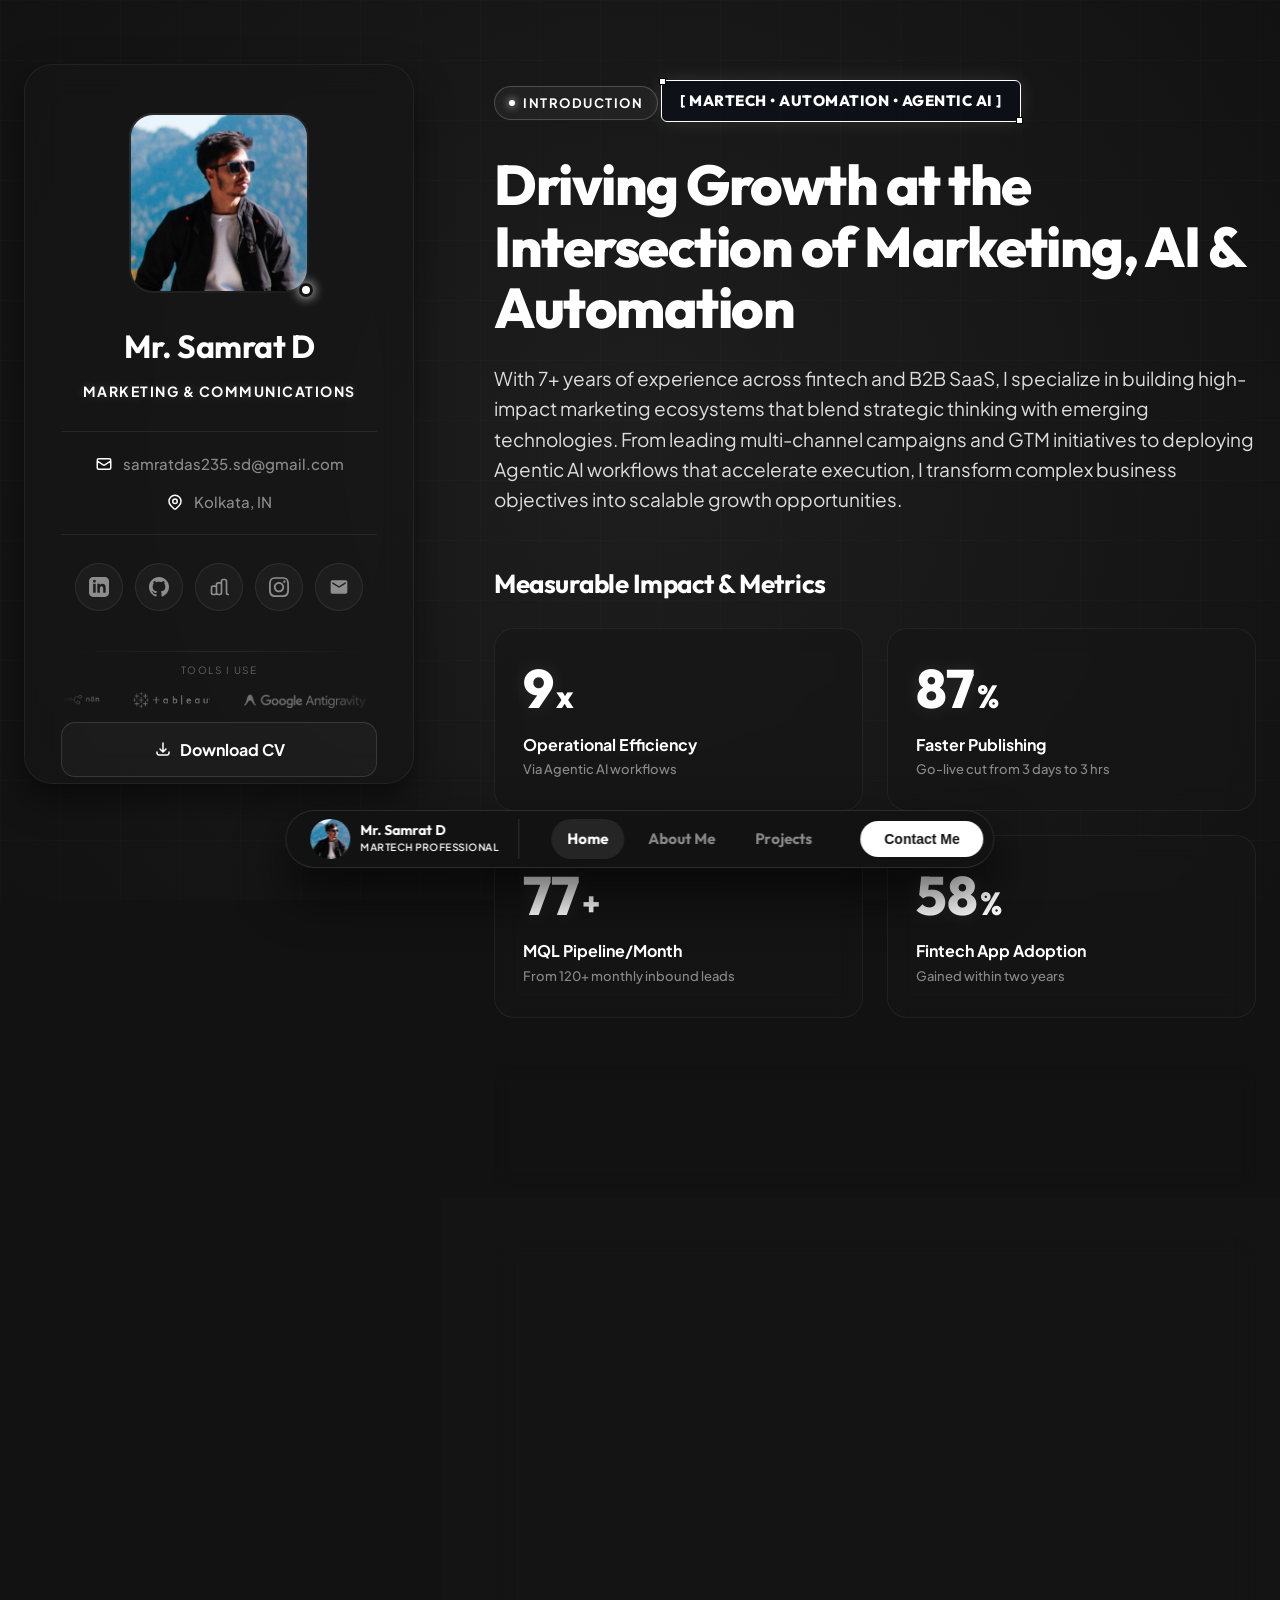
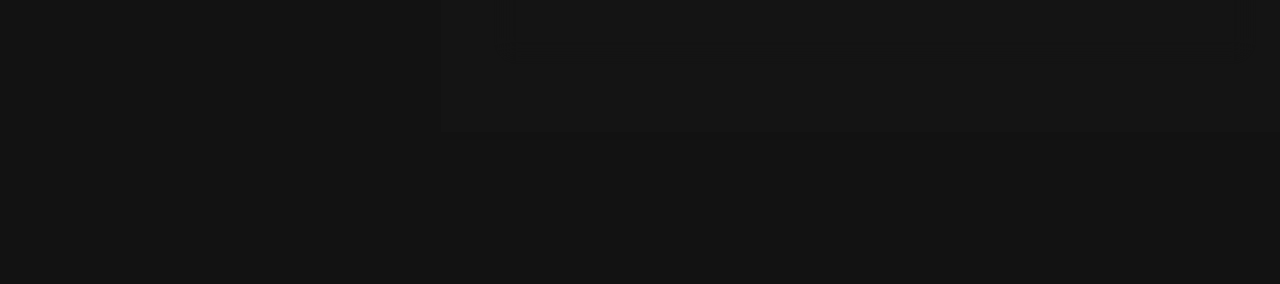
<file: index.html>
<!DOCTYPE html>
<html lang="en">
<head>
    <meta charset="UTF-8">
    <meta name="viewport" content="width=device-width, initial-scale=1.0">
    <title>Mr. Samrat D | Marketing, Technology, Automation & Agentic AI</title>
    <meta name="description" content="Portfolio of Mr. Samrat D, a Marketing & Communications Professional specializing in MarTech, Automation, and Agentic AI. Scale B2B SaaS and Fintech pipelines.">
    <!-- Google Fonts -->
    <link rel="preconnect" href="https://fonts.googleapis.com">
    <link rel="preconnect" href="https://fonts.gstatic.com" crossorigin>
    <link href="https://fonts.googleapis.com/css2?family=Outfit:wght@300;400;500;600;700;800&family=Plus+Jakarta+Sans:wght@300;400;500;600;700;800&display=swap" rel="stylesheet">
    <link rel="stylesheet" href="style.css?v=7">
    <link rel="icon" type="image/png" href="assets/favicon.png">
</head>
<body>

    <!-- Main Container -->
    <div class="app-container">

        <!-- Left Column: Profile Card (Sticky on Desktop) -->
        <aside class="profile-sidebar">
            <div class="profile-card">
                <div class="avatar-container">
                    <img src="assets/samrat.jpg" alt="Mr. Samrat D" class="profile-avatar">
                    <div class="status-indicator"></div>
                </div>
                
                <h1 class="profile-name">Mr. Samrat <span class="accent-text">D</span></h1>
                <p class="profile-title">Marketing & Communications</p>
                
                <div class="profile-info">
                    <div class="info-item">
                        <svg class="info-icon" fill="none" stroke="currentColor" stroke-width="2" viewBox="0 0 24 24"><path stroke-linecap="round" stroke-linejoin="round" d="M3 8l7.89 5.26a2 2 0 002.22 0L21 8M5 19h14a2 2 0 002-2V7a2 2 0 00-2-2H5a2 2 0 00-2 2v10a2 2 0 002 2z"></path></svg>
                        <a href="mailto:samratdas235.sd@gmail.com" class="info-text">samratdas235.sd@gmail.com</a>
                    </div>
                    <div class="info-item">
                        <svg class="info-icon" fill="none" stroke="currentColor" stroke-width="2" viewBox="0 0 24 24"><path stroke-linecap="round" stroke-linejoin="round" d="M17.657 16.657L13.414 20.9a1.998 1.998 0 01-2.827 0l-4.244-4.243a8 8 0 1111.314 0z"></path><path stroke-linecap="round" stroke-linejoin="round" d="M15 11a3 3 0 11-6 0 3 3 0 016 0z"></path></svg>
                        <span class="info-text">Kolkata, IN</span>
                    </div>
                </div>

                <div class="social-links">
                    <a href="https://www.linkedin.com/in/samratdas2803/" target="_blank" aria-label="LinkedIn" class="social-icon">
                        <svg fill="currentColor" viewBox="0 0 24 24" width="20" height="20"><path d="M19 0h-14c-2.761 0-5 2.239-5 5v14c0 2.761 2.239 5 5 5h14c2.762 0 5-2.239 5-5v-14c0-2.761-2.238-5-5-5zm-11 19h-3v-11h3v11zm-1.5-12.268c-.966 0-1.75-.779-1.75-1.75s.784-1.75 1.75-1.75 1.75.779 1.75 1.75-.784 1.75-1.75 1.75zm13.5 12.268h-3v-5.604c0-3.368-4-3.113-4 0v5.604h-3v-11h3v1.765c1.396-2.586 7-2.777 7 2.476v6.759z"/></svg>
                    </a>
                    <a href="https://github.com/samratdas235" target="_blank" aria-label="GitHub" class="social-icon">
                        <svg fill="currentColor" viewBox="0 0 24 24" width="20" height="20"><path d="M12 0c-6.626 0-12 5.373-12 12 0 5.302 3.438 9.8 8.207 11.387.599.111.793-.261.793-.577v-2.234c-3.338.726-4.033-1.416-4.033-1.416-.546-1.387-1.333-1.756-1.333-1.756-1.089-.745.083-.729.083-.729 1.205.084 1.839 1.237 1.839 1.237 1.07 1.834 2.807 1.304 3.492.997.107-.775.418-1.305.762-1.604-2.665-.305-5.467-1.334-5.467-5.931 0-1.311.469-2.381 1.236-3.221-.124-.303-.535-1.524.117-3.176 0 0 1.008-.322 3.301 1.23.957-.266 1.983-.399 3.003-.404 1.02.005 2.047.138 3.006.404 2.291-1.552 3.297-1.23 3.297-1.23.653 1.653.242 2.874.118 3.176.77.84 1.235 1.911 1.235 3.221 0 4.609-2.807 5.624-5.479 5.921.43.372.823 1.102.823 2.222v3.293c0 .319.192.694.801.576 4.765-1.589 8.199-6.086 8.199-11.386 0-6.627-5.373-12-12-12z"/></svg>
                    </a>
                    <a href="https://public.tableau.com/app/profile/samrat.das5402/vizzes" target="_blank" aria-label="Tableau" class="social-icon">
                        <svg fill="none" stroke="currentColor" stroke-width="2" viewBox="0 0 24 24" width="20" height="20"><path stroke-linecap="round" stroke-linejoin="round" d="M9 19v-6a2 2 0 00-2-2H5a2 2 0 00-2 2v6a2 2 0 002 2h2a2 2 0 002-2zm0 0V9a2 2 0 012-2h2a2 2 0 012 2v10m-6 0a2 2 0 002 2h2a2 2 0 002-2m0 0V5a2 2 0 012-2h2a2 2 0 012 2v14a2 2 0 002 2h2a2 2 0 002-2" /></svg>
                    </a>
                    <a href="https://www.instagram.com/mr.__samrat/" target="_blank" aria-label="Instagram" class="social-icon">
                        <svg fill="currentColor" viewBox="0 0 24 24" width="20" height="20"><path d="M12 2.163c3.204 0 3.584.012 4.85.07 3.252.148 4.771 1.691 4.919 4.919.058 1.265.069 1.645.069 4.849 0 3.205-.012 3.584-.069 4.849-.149 3.225-1.664 4.771-4.919 4.919-1.266.058-1.644.07-4.85.07-3.204 0-3.584-.012-4.849-.07-3.26-.149-4.771-1.699-4.919-4.92-.058-1.265-.07-1.644-.07-4.849 0-3.204.013-3.583.07-4.849.149-3.227 1.664-4.771 4.919-4.919 1.266-.057 1.645-.069 4.849-.069zm0-2c-3.259 0-3.667.014-4.947.072-4.358.2-6.78 2.618-6.98 6.98-.059 1.281-.073 1.689-.073 4.948 0 3.259.014 3.668.072 4.948.2 4.358 2.618 6.78 6.98 6.98 1.281.058 1.689.072 4.948.072 3.259 0 3.668-.014 4.948-.072 4.354-.2 6.782-2.618 6.979-6.98.059-1.28.073-1.689.073-4.948 0 3.259-.014 3.667-.072-4.947-.196-4.354-2.617-6.78-6.979-6.98-1.281-.059-1.69-.073-4.949-.073zm0 5.838c-3.403 0-6.162 2.759-6.162 6.162s2.759 6.163 6.162 6.163 6.162-2.759 6.162-6.163c0-3.403-2.759-6.162-6.162-6.162zm0 10.162c-2.209 0-4-1.79-4-4 0-2.209 1.791-4 4-4s4 1.791 4 4c0 2.21-1.791 4-4 4zm6.406-11.845c-.796 0-1.441.645-1.441 1.44s.645 1.44 1.441 1.44c.795 0 1.439-.645 1.439-1.44s-.644-1.44-1.439-1.44z"/></svg>
                    </a>
                    <a href="mailto:samratdas235.sd@gmail.com" aria-label="Email" class="social-icon">
                        <svg fill="currentColor" viewBox="0 0 24 24" width="20" height="20"><path d="M20 4H4c-1.1 0-1.99.9-1.99 2L2 18c0 1.1.9 2 2 2h16c1.1 0 2-.9 2-2V6c0-1.1-.9-2-2-2zm0 4l-8 5-8-5V6l8 5 8-5v2z"/></svg>
                    </a>
                </div>

                <div class="profile-marquee-section">
                    <div class="profile-separator"></div>
                    <div class="profile-marquee-label">Tools I Use</div>
                    <div class="logo-marquee-container">
                        <div class="logo-marquee-track">
                            <!-- Sequence 1 -->
                            <img src="assets/n8n.png" alt="n8n" class="marquee-logo logo-invert">
                            <img src="assets/tableau.png" alt="Tableau" class="marquee-logo logo-invert">
                            <img src="assets/antigravity.png" alt="Google Antigravity" class="marquee-logo logo-invert">
                            <img src="assets/invader.png" alt="Invader" class="marquee-logo logo-invert">
                            <img src="assets/chatgpt.png" alt="ChatGPT" class="marquee-logo logo-screen">
                            <img src="assets/google-ai-studio.png" alt="Google AI Studio" class="marquee-logo logo-screen">
                            <img src="assets/power-bi.png" alt="Power BI" class="marquee-logo logo-invert">
                            <!-- Sequence 2 -->
                            <img src="assets/n8n.png" alt="n8n" class="marquee-logo logo-invert">
                            <img src="assets/tableau.png" alt="Tableau" class="marquee-logo logo-invert">
                            <img src="assets/antigravity.png" alt="Google Antigravity" class="marquee-logo logo-invert">
                            <img src="assets/invader.png" alt="Invader" class="marquee-logo logo-invert">
                            <img src="assets/chatgpt.png" alt="ChatGPT" class="marquee-logo logo-screen">
                            <img src="assets/google-ai-studio.png" alt="Google AI Studio" class="marquee-logo logo-screen">
                            <img src="assets/power-bi.png" alt="Power BI" class="marquee-logo logo-invert">
                        </div>
                    </div>
                </div>

                <div class="action-buttons">
                    <a href="assets/resume-samrat-das-2026.pdf" download="Mr-Samrat-D-Resume.pdf" class="btn btn-secondary w-full" id="btn-download-cv">
                        <svg class="btn-icon" fill="none" stroke="currentColor" stroke-width="2" viewBox="0 0 24 24"><path stroke-linecap="round" stroke-linejoin="round" d="M4 16v1a3 3 0 003 3h10a3 3 0 003-3v-1m-4-4l-4 4m0 0l-4-4m4 4V4"></path></svg>
                        Download CV
                    </a>
                    <button class="btn btn-primary w-full btn-trigger-contact" id="btn-contact-me">
                        <svg class="btn-icon" fill="none" stroke="currentColor" stroke-width="2" viewBox="0 0 24 24"><path stroke-linecap="round" stroke-linejoin="round" d="M8 12h.01M12 12h.01M16 12h.01M21 12c0 4.418-4.03 8-9 8a9.863 9.863 0 01-4.255-.949L3 20l1.395-3.72C3.512 15.042 3 13.574 3 12c0-4.418 4.03-8 9-8s9 3.582 9 8z"></path></svg>
                        Contact Me
                    </button>
                </div>
            </div>
        </aside>

        <!-- Right Column: Content Area -->
        <main class="content-area">

            <!-- HOME SECTION -->
            <section id="home" class="content-section">
                <div class="section-badge reveal active">
                    <span class="badge-dot"></span> Introduction
                </div>
                
                <div class="hero-quote-box reveal active">
                    <span class="quote-bracket">[</span> MarTech • Automation • Agentic AI <span class="quote-bracket">]</span>
                </div>

                <h2 class="section-title reveal active">
                    Driving Growth at the Intersection of <span class="gradient-text">Marketing, AI & Automation</span>
                </h2>
                
                <p class="section-desc reveal active">
                    With 7+ years of experience across fintech and B2B SaaS, I specialize in building high-impact marketing ecosystems that blend strategic thinking with emerging technologies. From leading multi-channel campaigns and GTM initiatives to deploying Agentic AI workflows that accelerate execution, I transform complex business objectives into scalable growth opportunities.
                </p>

                <!-- Stats Section Header -->
                <h2 class="timeline-heading reveal active" style="margin-top: 48px; margin-bottom: 24px;">
                    Measurable <span class="accent-text">Impact & Metrics</span>
                </h2>

                <!-- Stats Dashboard -->
                <div class="stats-dashboard reveal active">
                    <div class="stat-card">
                        <div class="stat-number-wrapper">
                            <h3 class="stat-number" data-target="10">0</h3>
                            <span class="stat-suffix">x</span>
                        </div>
                        <p class="stat-label">Operational Efficiency<br><span class="muted-detail">Via Agentic AI workflows</span></p>
                    </div>
                    <div class="stat-card">
                        <div class="stat-number-wrapper">
                            <h3 class="stat-number" data-target="90">0</h3>
                            <span class="stat-suffix">%</span>
                        </div>
                        <p class="stat-label">Faster Publishing<br><span class="muted-detail">Go-live cut from 3 days to 3 hrs</span></p>
                    </div>
                    <div class="stat-card">
                        <div class="stat-number-wrapper">
                            <h3 class="stat-number" data-target="80">0</h3>
                            <span class="stat-suffix">+</span>
                        </div>
                        <p class="stat-label">MQL Pipeline/Month<br><span class="muted-detail">From 120+ monthly inbound leads</span></p>
                    </div>
                    <div class="stat-card">
                        <div class="stat-number-wrapper">
                            <h3 class="stat-number" data-target="60">0</h3>
                            <span class="stat-suffix">%</span>
                        </div>
                        <p class="stat-label">Fintech App Adoption<br><span class="muted-detail">Gained within two years</span></p>
                    </div>
                </div>

                <!-- Blockquote -->
                <blockquote class="thematic-blockquote reveal">
                    <p class="quote-text">
                        "Good marketing isn't just about traffic. It's about building automated engines that convert interest into revenue."
                    </p>
                </blockquote>

                <!-- The Bridge Value Proposition -->
                <div class="feature-card reveal">
                    <h4 class="feature-title">Directing GTM & Product Marketing for appse ai</h4>
                    <p class="feature-desc">
                        As the Marketing Coordinator at APPSeCONNECT, I lead end-to-end marketing operations spanning content, SEO, web development, and PR. Recently, I owned the complete Go-To-Market (GTM) strategy for appse ai, managing brand positioning, messaging architecture, and market introduction—an effort that earned the Hotshot Hustler award.
                    </p>
                    <div class="feature-grid">
                        <div class="feature-item">
                            <div class="feature-icon-wrapper">
                                <svg fill="none" stroke="currentColor" stroke-width="2" viewBox="0 0 24 24"><path stroke-linecap="round" stroke-linejoin="round" d="M9 12l2 2 4-4m6 2a9 9 0 11-18 0 9 9 0 0118 0z"></path></svg>
                            </div>
                            <div class="feature-item-text">
                                <strong>For Pipelines:</strong> Driving inbound marketing channels, qualification, and demand generation to maintain a steady stream of enterprise MQLs.
                            </div>
                        </div>
                        <div class="feature-item">
                            <div class="feature-icon-wrapper">
                                <svg fill="none" stroke="currentColor" stroke-width="2" viewBox="0 0 24 24"><path stroke-linecap="round" stroke-linejoin="round" d="M12 4.354a4 4 0 110 5.292M15 21H3v-1a6 6 0 0112 0v1zm0 0h6v-1a6 6 0 00-9-5.197M13 7a4 4 0 11-8 0 4 4 0 018 0z"></path></svg>
                            </div>
                            <div class="feature-item-text">
                                <strong>For Teams:</strong> Aligning copywriters, design, SEO, and developers under unified automation workflows to increase execution speed by 10x.
                            </div>
                        </div>
                    </div>
                </div>
            </section>

        </main>

        <!-- Floating Bottom Navbar (Desktop + Mobile) -->
        <nav class="floating-navbar">
            <div class="navbar-profile">
                <img src="assets/samrat.jpg" alt="Samrat" class="nav-thumb">
                <div class="nav-profile-text">
                    <span class="nav-name">Mr. Samrat D</span>
                    <span class="nav-role">MarTech Professional</span>
                </div>
            </div>

            <ul class="nav-menu">
                <li class="nav-item active">
                    <a href="index.html" class="nav-link">Home</a>
                </li>
                <li class="nav-item">
                    <a href="about.html" class="nav-link">About Me</a>
                </li>
                <li class="nav-item">
                    <a href="projects.html" class="nav-link">Projects</a>
                </li>
            </ul>

            <div class="navbar-actions">
                <button class="btn btn-nav-cta btn-trigger-contact" id="btn-hire-me">Contact Me</button>
            </div>
        </nav>

    </div>

    <!-- Contact Modal (Global Overlay) -->
    <div id="contact-modal" class="modal-overlay">
        <div class="modal-card">
            <button id="btn-close-modal" class="btn-close-modal" aria-label="Close Contact Form">
                <svg fill="none" stroke="currentColor" stroke-width="2" viewBox="0 0 24 24" width="20" height="20"><path stroke-linecap="round" stroke-linejoin="round" d="M6 18L18 6M6 6l12 12"></path></svg>
            </button>
            
            <div class="modal-header">
                <div class="section-badge">
                    <span class="badge-dot"></span> CONTACT
                </div>
                <h2 class="modal-title">Let's Connect and Build Together</h2>
                <p class="modal-desc">
                    Looking to scale your brand, integrate Agentic AI, or automate marketing pipelines? Drop me a message!
                </p>
            </div>

            <div class="contact-box">
                <div class="contact-details-grid">
                    <div class="contact-detail-card">
                        <span class="detail-icon-wrapper">
                            <svg fill="none" stroke="currentColor" stroke-width="2" viewBox="0 0 24 24" width="18" height="18"><path stroke-linecap="round" stroke-linejoin="round" d="M3 8l7.89 5.26a2 2 0 002.22 0L21 8M5 19h14a2 2 0 002-2V7a2 2 0 00-2-2H5a2 2 0 00-2 2v10a2 2 0 002 2z"></path></svg>
                        </span>
                        <h4>Email Me</h4>
                        <a href="mailto:samratdas235.sd@gmail.com">samratdas235.sd@gmail.com</a>
                    </div>
                    <div class="contact-detail-card">
                        <span class="detail-icon-wrapper">
                            <svg fill="none" stroke="currentColor" stroke-width="2" viewBox="0 0 24 24" width="18" height="18"><path stroke-linecap="round" stroke-linejoin="round" d="M13.828 10.172a4 4 0 00-5.656 0l-4 4a4 4 0 105.656 5.656l1.102-1.101m-.758-4.899a4 4 0 005.656 0l4-4a4 4 0 00-5.656-5.656l-1.1 1.1"></path></svg>
                        </span>
                        <h4>LinkedIn</h4>
                        <a href="https://www.linkedin.com/in/samratdas2803/" target="_blank">linkedin.com/in/samratdas2803</a>
                    </div>
                </div>

                <!-- Contact Form -->
                <form id="portfolio-contact-form" class="contact-form">
                    <div class="form-row-2">
                        <div class="form-group">
                            <label for="form-name">Your Name</label>
                            <input type="text" id="form-name" required placeholder="John Doe">
                        </div>
                        <div class="form-group">
                            <label for="form-email">Your Email</label>
                            <input type="email" id="form-email" required placeholder="john@example.com">
                        </div>
                    </div>
                    
                    <div class="form-group">
                        <label for="form-subject">Subject</label>
                        <input type="text" id="form-subject" required placeholder="Project Inquiry / Automation Consulting">
                    </div>

                    <div class="form-group">
                        <label for="form-message">Message</label>
                        <textarea id="form-message" rows="4" required placeholder="Hi Mr. Samrat D, I would love to collaborate on..."></textarea>
                    </div>

                    <button type="submit" class="btn btn-primary btn-submit">
                        <span>Send Message</span>
                        <svg class="send-icon" fill="none" stroke="currentColor" stroke-width="2" viewBox="0 0 24 24" width="16" height="16"><path stroke-linecap="round" stroke-linejoin="round" d="M12 19l9 2-9-18-9 18 9-2zm0 0v-8"></path></svg>
                    </button>
                </form>

                <!-- Success Message -->
                <div id="form-success-overlay" class="success-overlay">
                    <div class="success-content">
                        <div class="success-icon-wrapper">
                            <svg fill="none" stroke="currentColor" stroke-width="3" viewBox="0 0 24 24" width="24" height="24"><path stroke-linecap="round" stroke-linejoin="round" d="M5 13l4 4L19 7"></path></svg>
                        </div>
                        <h3>Message Sent Successfully!</h3>
                        <p>Thank you for reaching out, Mr. Samrat D will get back to you shortly.</p>
                        <button class="btn btn-primary" id="btn-close-success">Close</button>
                    </div>
                </div>
            </div>
        </div>
    </div>

    <!-- Script File -->
    <script src="script.js"></script>
</body>
</html>
</file>
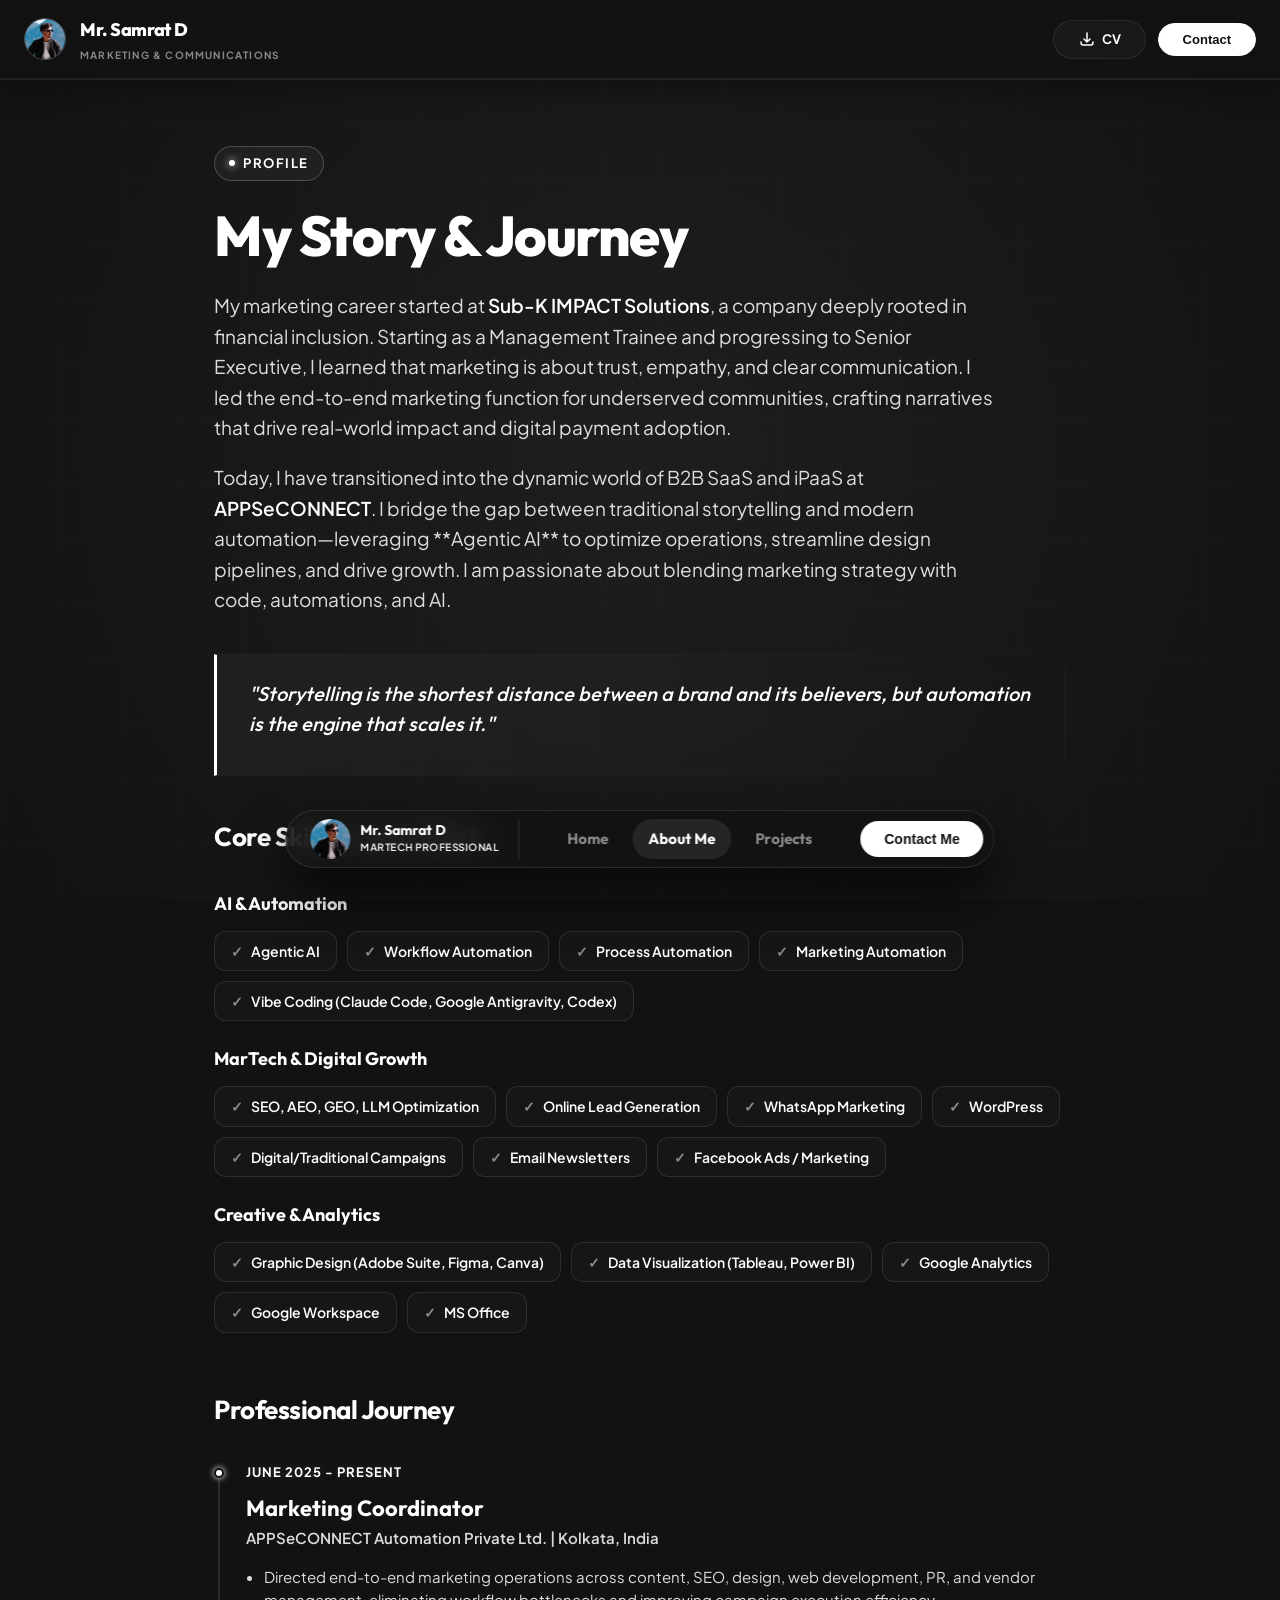
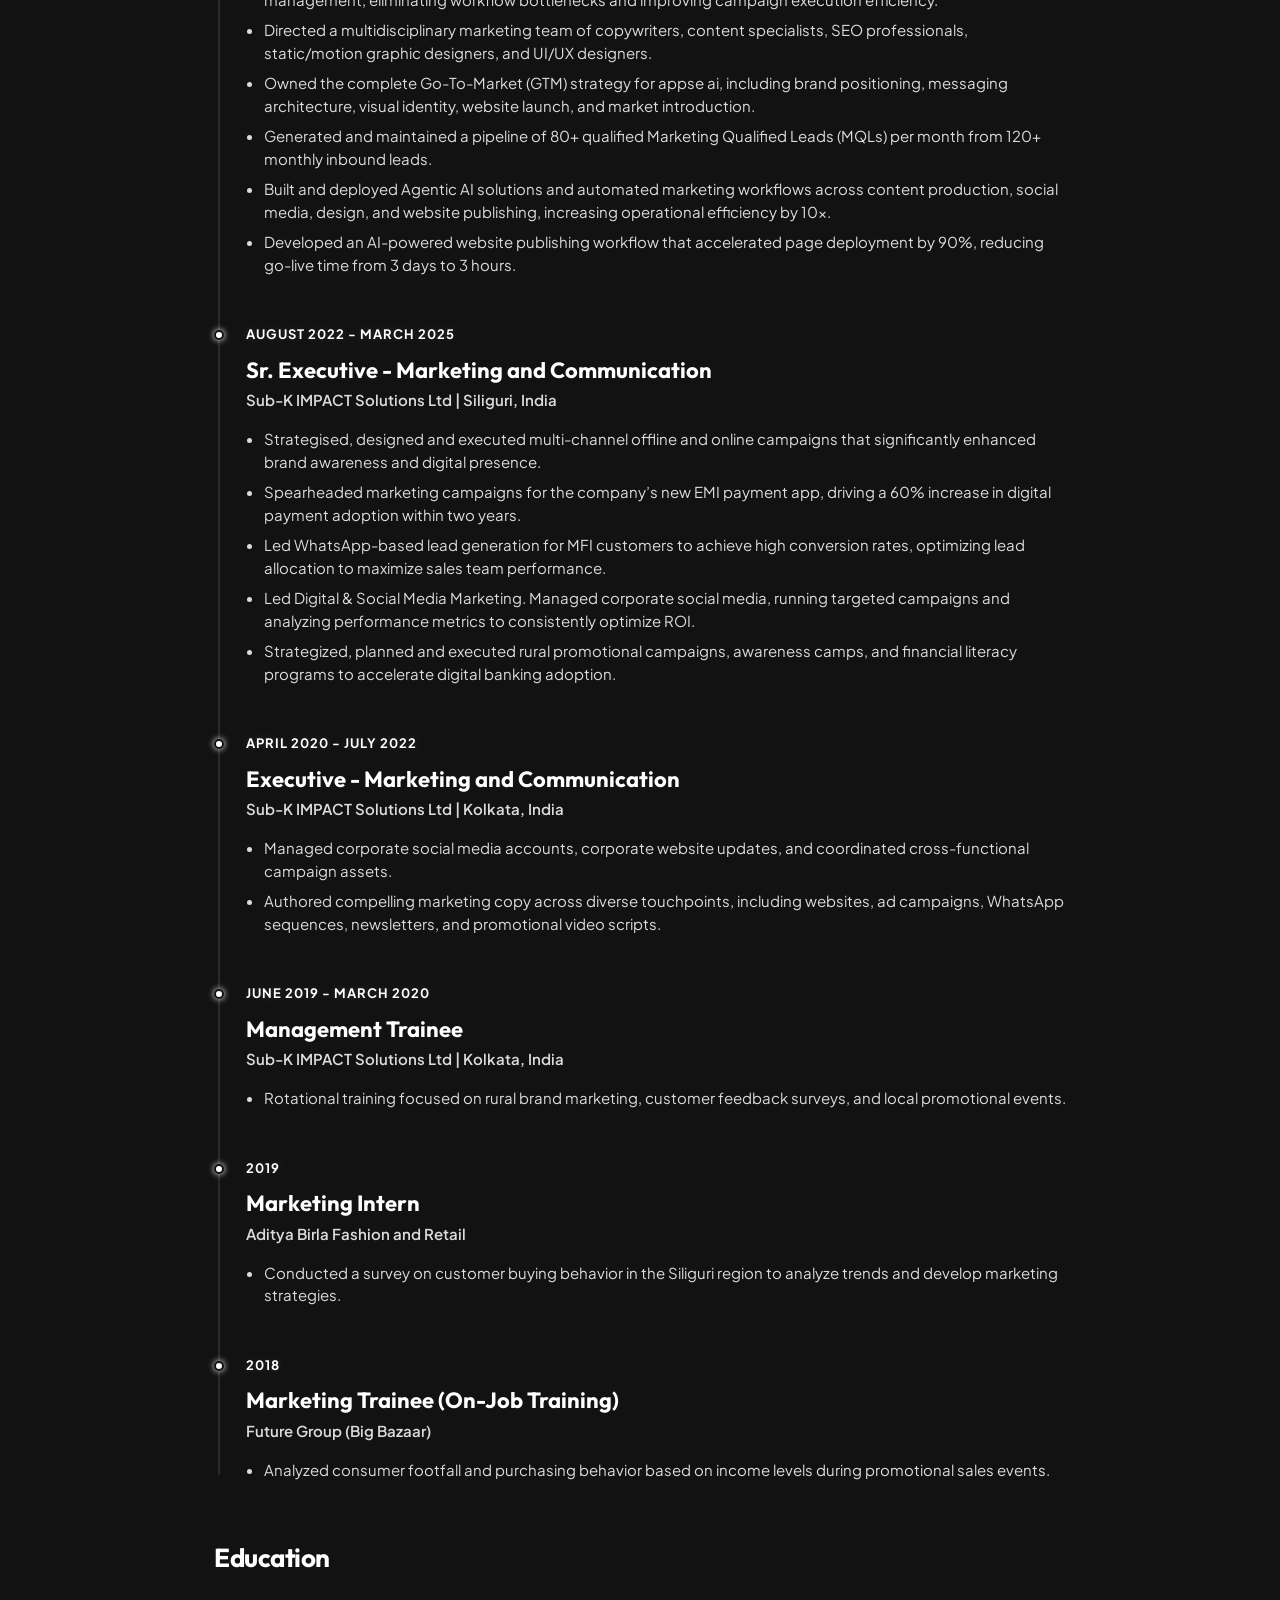
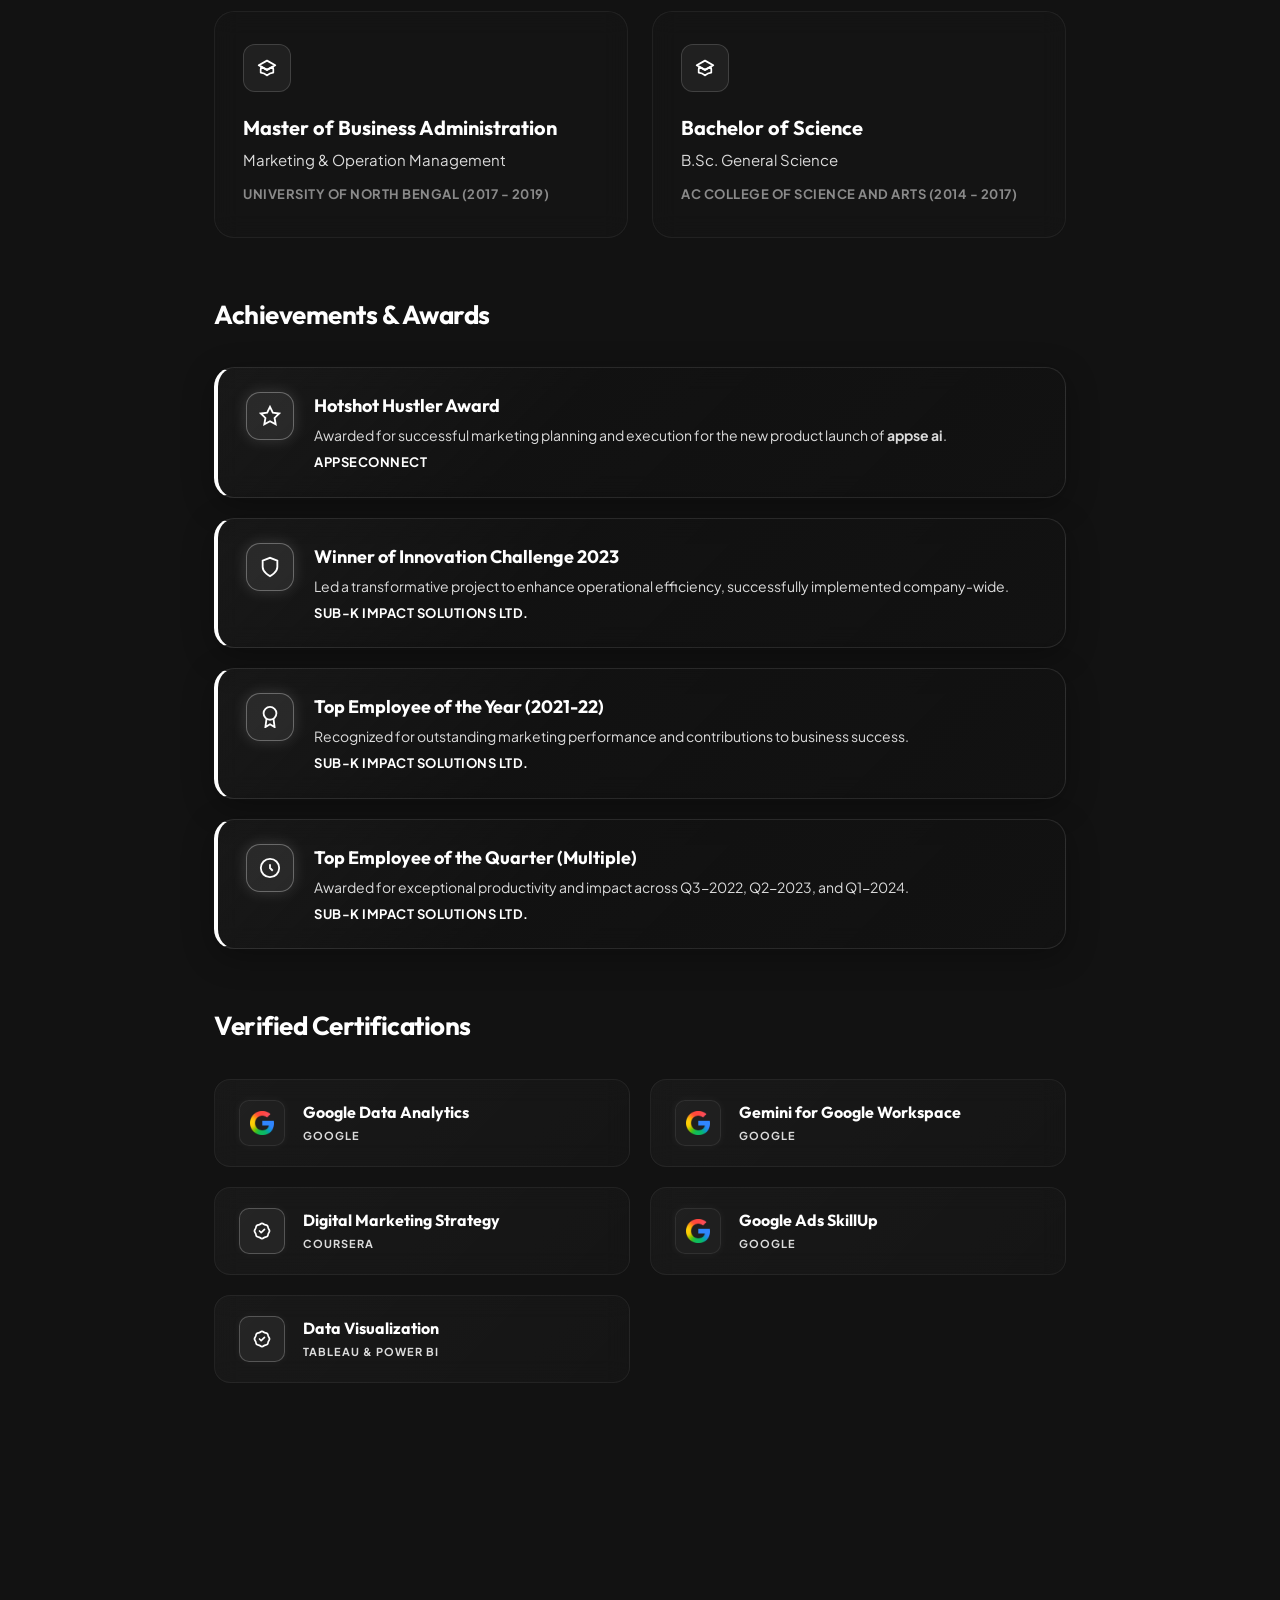
<file: about.html>
<!DOCTYPE html>
<html lang="en">
<head>
    <meta charset="UTF-8">
    <meta name="viewport" content="width=device-width, initial-scale=1.0">
    <title>About Me | Mr. Samrat D - Journey, Skills & Timeline</title>
    <meta name="description" content="Discover the professional story of Mr. Samrat D. From financial inclusion campaigns at Sub-K to tech automations and Agentic AI GTM launches at APPSeCONNECT.">
    <!-- Google Fonts -->
    <link rel="preconnect" href="https://fonts.googleapis.com">
    <link rel="preconnect" href="https://fonts.gstatic.com" crossorigin>
    <link href="https://fonts.googleapis.com/css2?family=Outfit:wght@300;400;500;600;700;800&family=Plus+Jakarta+Sans:wght@300;400;500;600;700;800&display=swap" rel="stylesheet">
    <link rel="stylesheet" href="style.css?v=7">
    <link rel="icon" type="image/png" href="assets/favicon.png">
</head>
<body class="sub-page">

    <!-- Top Header Navbar -->
    <header class="top-header">
        <div class="top-header-container">
            <div class="header-brand">
                <img src="assets/samrat.jpg" alt="Mr. Samrat D" class="header-avatar">
                <div class="header-brand-text">
                    <span class="header-name">Mr. Samrat <span class="accent-text">D</span></span>
                    <span class="header-title">Marketing & Communications</span>
                </div>
            </div>
            <div class="header-actions">
                <a href="assets/resume-samrat-das-2026.pdf" download="Mr-Samrat-D-Resume.pdf" class="btn btn-secondary btn-header-resume">
                    <svg fill="none" stroke="currentColor" stroke-width="2" viewBox="0 0 24 24" class="btn-icon"><path stroke-linecap="round" stroke-linejoin="round" d="M4 16v1a3 3 0 003 3h10a3 3 0 003-3v-1m-4-4l-4 4m0 0l-4-4m4 4V4"></path></svg>
                    <span>CV</span>
                </a>
                <button class="btn btn-primary btn-header-contact btn-trigger-contact">Contact</button>
            </div>
        </div>
    </header>

    <!-- Main Container -->
    <div class="app-container">
        <main class="content-area">

            <!-- ABOUT ME SECTION -->
            <section id="about" class="content-section">
                <div class="section-badge reveal active">
                    <span class="badge-dot"></span> Profile
                </div>
                
                <h2 class="section-title reveal active">
                    My Story & <span class="gradient-text">Journey</span>
                </h2>

                <div class="section-desc reveal active">
                    <p style="margin-bottom: 20px;">
                        My marketing career started at <strong>Sub-K IMPACT Solutions</strong>, a company deeply rooted in financial inclusion. Starting as a Management Trainee and progressing to Senior Executive, I learned that marketing is about trust, empathy, and clear communication. I led the end-to-end marketing function for underserved communities, crafting narratives that drive real-world impact and digital payment adoption.
                    </p>
                    <p>
                        Today, I have transitioned into the dynamic world of B2B SaaS and iPaaS at <strong>APPSeCONNECT</strong>. I bridge the gap between traditional storytelling and modern automation—leveraging **Agentic AI** to optimize operations, streamline design pipelines, and drive growth. I am passionate about blending marketing strategy with code, automations, and AI.
                    </p>
                </div>

                <!-- Blockquote -->
                <blockquote class="thematic-blockquote reveal">
                    <p class="quote-text">
                        "Storytelling is the shortest distance between a brand and its believers, but automation is the engine that scales it."
                    </p>
                </blockquote>

                <!-- Skills Section -->
                <div class="skills-wrapper reveal">
                    <h3 class="timeline-heading">Core Skills & Tech Stack</h3>
                    
                    <div style="margin-bottom: 24px;">
                        <h4 style="color: var(--color-primary); font-family: var(--font-heading); margin-bottom: 12px; font-size: 18px;">AI & Automation</h4>
                        <div class="skills-grid">
                            <span class="skill-badge">Agentic AI</span>
                            <span class="skill-badge">Workflow Automation</span>
                            <span class="skill-badge">Process Automation</span>
                            <span class="skill-badge">Marketing Automation</span>
                            <span class="skill-badge">Vibe Coding (Claude Code, Google Antigravity, Codex)</span>
                        </div>
                    </div>

                    <div style="margin-bottom: 24px;">
                        <h4 style="color: var(--color-primary); font-family: var(--font-heading); margin-bottom: 12px; font-size: 18px;">MarTech & Digital Growth</h4>
                        <div class="skills-grid">
                            <span class="skill-badge">SEO, AEO, GEO, LLM Optimization</span>
                            <span class="skill-badge">Online Lead Generation</span>
                            <span class="skill-badge">WhatsApp Marketing</span>
                            <span class="skill-badge">WordPress</span>
                            <span class="skill-badge">Digital/Traditional Campaigns</span>
                            <span class="skill-badge">Email Newsletters</span>
                            <span class="skill-badge">Facebook Ads / Marketing</span>
                        </div>
                    </div>

                    <div style="margin-bottom: 24px;">
                        <h4 style="color: var(--color-primary); font-family: var(--font-heading); margin-bottom: 12px; font-size: 18px;">Creative & Analytics</h4>
                        <div class="skills-grid">
                            <span class="skill-badge">Graphic Design (Adobe Suite, Figma, Canva)</span>
                            <span class="skill-badge">Data Visualization (Tableau, Power BI)</span>
                            <span class="skill-badge">Google Analytics</span>
                            <span class="skill-badge">Google Workspace</span>
                            <span class="skill-badge">MS Office</span>
                        </div>
                    </div>
                </div>

                <!-- Career Timeline -->
                <div class="timeline-wrapper reveal" style="margin-top: 56px;">
                    <h3 class="timeline-heading">Professional Journey</h3>
                    
                    <div class="timeline">
                        <!-- Job 1 -->
                        <div class="timeline-item">
                            <div class="timeline-dot"></div>
                            <div class="timeline-date">June 2025 - Present</div>
                            <h4 class="timeline-role">Marketing Coordinator</h4>
                            <span class="timeline-company">APPSeCONNECT Automation Private Ltd. | Kolkata, India</span>
                            <ul class="timeline-details">
                                <li>Directed end-to-end marketing operations across content, SEO, design, web development, PR, and vendor management, eliminating workflow bottlenecks and improving campaign execution efficiency.</li>
                                <li>Directed a multidisciplinary marketing team of copywriters, content specialists, SEO professionals, static/motion graphic designers, and UI/UX designers.</li>
                                <li>Owned the complete Go-To-Market (GTM) strategy for appse ai, including brand positioning, messaging architecture, visual identity, website launch, and market introduction.</li>
                                <li>Generated and maintained a pipeline of 80+ qualified Marketing Qualified Leads (MQLs) per month from 120+ monthly inbound leads.</li>
                                <li>Built and deployed Agentic AI solutions and automated marketing workflows across content production, social media, design, and website publishing, increasing operational efficiency by 10x.</li>
                                <li>Developed an AI-powered website publishing workflow that accelerated page deployment by 90%, reducing go-live time from 3 days to 3 hours.</li>
                            </ul>
                        </div>
                        
                        <!-- Job 2 -->
                        <div class="timeline-item">
                            <div class="timeline-dot"></div>
                            <div class="timeline-date">August 2022 - March 2025</div>
                            <h4 class="timeline-role">Sr. Executive - Marketing and Communication</h4>
                            <span class="timeline-company">Sub-K IMPACT Solutions Ltd | Siliguri, India</span>
                            <ul class="timeline-details">
                                <li>Strategised, designed and executed multi-channel offline and online campaigns that significantly enhanced brand awareness and digital presence.</li>
                                <li>Spearheaded marketing campaigns for the company’s new EMI payment app, driving a 60% increase in digital payment adoption within two years.</li>
                                <li>Led WhatsApp-based lead generation for MFI customers to achieve high conversion rates, optimizing lead allocation to maximize sales team performance.</li>
                                <li>Led Digital & Social Media Marketing. Managed corporate social media, running targeted campaigns and analyzing performance metrics to consistently optimize ROI.</li>
                                <li>Strategized, planned and executed rural promotional campaigns, awareness camps, and financial literacy programs to accelerate digital banking adoption.</li>
                            </ul>
                        </div>
                        
                        <!-- Job 3 -->
                        <div class="timeline-item">
                            <div class="timeline-dot"></div>
                            <div class="timeline-date">April 2020 - July 2022</div>
                            <h4 class="timeline-role">Executive - Marketing and Communication</h4>
                            <span class="timeline-company">Sub-K IMPACT Solutions Ltd | Kolkata, India</span>
                            <ul class="timeline-details">
                                <li>Managed corporate social media accounts, corporate website updates, and coordinated cross-functional campaign assets.</li>
                                <li>Authored compelling marketing copy across diverse touchpoints, including websites, ad campaigns, WhatsApp sequences, newsletters, and promotional video scripts.</li>
                            </ul>
                        </div>

                        <!-- Job 4 -->
                        <div class="timeline-item">
                            <div class="timeline-dot"></div>
                            <div class="timeline-date">June 2019 - March 2020</div>
                            <h4 class="timeline-role">Management Trainee</h4>
                            <span class="timeline-company">Sub-K IMPACT Solutions Ltd | Kolkata, India</span>
                            <ul class="timeline-details">
                                <li>Rotational training focused on rural brand marketing, customer feedback surveys, and local promotional events.</li>
                            </ul>
                        </div>

                        <!-- Job 5 -->
                        <div class="timeline-item">
                            <div class="timeline-dot"></div>
                            <div class="timeline-date">2019</div>
                            <h4 class="timeline-role">Marketing Intern</h4>
                            <span class="timeline-company">Aditya Birla Fashion and Retail</span>
                            <ul class="timeline-details">
                                <li>Conducted a survey on customer buying behavior in the Siliguri region to analyze trends and develop marketing strategies.</li>
                            </ul>
                        </div>

                        <!-- Job 6 -->
                        <div class="timeline-item">
                            <div class="timeline-dot"></div>
                            <div class="timeline-date">2018</div>
                            <h4 class="timeline-role">Marketing Trainee (On-Job Training)</h4>
                            <span class="timeline-company">Future Group (Big Bazaar)</span>
                            <ul class="timeline-details">
                                <li>Analyzed consumer footfall and purchasing behavior based on income levels during promotional sales events.</li>
                            </ul>
                        </div>
                    </div>
                </div>

                <!-- Education Section -->
                <div class="timeline-wrapper reveal" style="margin-top: 56px;">
                    <h3 class="timeline-heading">Education</h3>
                    <div class="education-grid">
                        <div class="edu-card">
                            <span class="edu-icon">
                                <svg fill="none" stroke="currentColor" stroke-width="2" viewBox="0 0 24 24"><path stroke-linecap="round" stroke-linejoin="round" d="M12 14l9-5-9-5-9 5 9 5z"></path><path stroke-linecap="round" stroke-linejoin="round" d="M12 14l6.16-3.422a12.083 12.083 0 01.665 6.479A11.952 11.952 0 0012 20.055a11.952 11.952 0 00-6.824-2.998 12.078 12.078 0 01.665-6.479L12 14z"></path></svg>
                            </span>
                            <h4 class="edu-degree">Master of Business Administration</h4>
                            <p class="edu-subject">Marketing & Operation Management</p>
                            <span class="edu-college">University Of North Bengal (2017 - 2019)</span>
                        </div>
                        <div class="edu-card">
                            <span class="edu-icon">
                                <svg fill="none" stroke="currentColor" stroke-width="2" viewBox="0 0 24 24"><path stroke-linecap="round" stroke-linejoin="round" d="M12 14l9-5-9-5-9 5 9 5z"></path><path stroke-linecap="round" stroke-linejoin="round" d="M12 14l6.16-3.422a12.083 12.083 0 01.665 6.479A11.952 11.952 0 0012 20.055a11.952 11.952 0 00-6.824-2.998 12.078 12.078 0 01.665-6.479L12 14z"></path></svg>
                            </span>
                            <h4 class="edu-degree">Bachelor of Science</h4>
                            <p class="edu-subject">B.Sc. General Science</p>
                            <span class="edu-college">AC College of Science and Arts (2014 - 2017)</span>
                        </div>
                    </div>
                </div>

                <!-- Achievements & Certifications -->
                <div class="timeline-wrapper reveal" style="margin-top: 56px;">
                    <h3 class="timeline-heading">Achievements & Awards</h3>
                    <div class="achievements-grid">
                        <div class="achievement-card">
                            <div class="achievement-icon-box">
                                <svg width="22" height="22" viewBox="0 0 24 24" fill="none" stroke="currentColor" stroke-width="2"><path d="M12 2l3.09 6.26L22 9.27l-5 4.87 1.18 6.88L12 17.77l-6.18 3.25L7 14.14 2 9.27l6.91-1.01L12 2z"/></svg>
                            </div>
                            <div class="achievement-details">
                                <h4>Hotshot Hustler Award</h4>
                                <p>Awarded for successful marketing planning and execution for the new product launch of <strong>appse ai</strong>.</p>
                                <span class="achievement-company">APPSeCONNECT</span>
                            </div>
                        </div>

                        <div class="achievement-card">
                            <div class="achievement-icon-box">
                                <svg width="22" height="22" viewBox="0 0 24 24" fill="none" stroke="currentColor" stroke-width="2"><path d="M12 22s8-4 8-10V5l-8-3-8 3v7c0 6 8 10 8 10z"/></svg>
                            </div>
                            <div class="achievement-details">
                                <h4>Winner of Innovation Challenge 2023</h4>
                                <p>Led a transformative project to enhance operational efficiency, successfully implemented company-wide.</p>
                                <span class="achievement-company">Sub-K IMPACT Solutions Ltd.</span>
                            </div>
                        </div>

                        <div class="achievement-card">
                            <div class="achievement-icon-box">
                                <svg width="22" height="22" viewBox="0 0 24 24" fill="none" stroke="currentColor" stroke-width="2"><circle cx="12" cy="8" r="7"/><path d="M8.21 13.89L7 23l5-3 5 3-1.21-9.12"/></svg>
                            </div>
                            <div class="achievement-details">
                                <h4>Top Employee of the Year (2021-22)</h4>
                                <p>Recognized for outstanding marketing performance and contributions to business success.</p>
                                <span class="achievement-company">Sub-K IMPACT Solutions Ltd.</span>
                            </div>
                        </div>

                        <div class="achievement-card">
                            <div class="achievement-icon-box">
                                <svg width="22" height="22" viewBox="0 0 24 24" fill="none" stroke="currentColor" stroke-width="2"><circle cx="12" cy="12" r="10"/><path d="M12 8v4l3 3"/></svg>
                            </div>
                            <div class="achievement-details">
                                <h4>Top Employee of the Quarter (Multiple)</h4>
                                <p>Awarded for exceptional productivity and impact across Q3-2022, Q2-2023, and Q1-2024.</p>
                                <span class="achievement-company">Sub-K IMPACT Solutions Ltd.</span>
                            </div>
                        </div>
                    </div>
                </div>

                <!-- Certifications Section -->
                <div class="timeline-wrapper reveal" style="margin-top: 56px;">
                    <h3 class="timeline-heading">Verified Certifications</h3>
                    <div class="certifications-grid">
                        <div class="certification-card">
                            <div class="cert-icon-wrapper cert-icon-logo">
                                <img src="assets/google.png" alt="Google Logo">
                            </div>
                            <div class="cert-info">
                                <h4 class="cert-name">Google Data Analytics</h4>
                                <span class="cert-issuer">Google</span>
                            </div>
                        </div>

                        <div class="certification-card">
                            <div class="cert-icon-wrapper cert-icon-logo">
                                <img src="assets/google.png" alt="Google Logo">
                            </div>
                            <div class="cert-info">
                                <h4 class="cert-name">Gemini for Google Workspace</h4>
                                <span class="cert-issuer">Google</span>
                            </div>
                        </div>

                        <div class="certification-card">
                            <div class="cert-icon-wrapper">
                                <svg viewBox="0 0 24 24" fill="none" stroke="currentColor" stroke-width="2" width="20" height="20">
                                    <path stroke-linecap="round" stroke-linejoin="round" d="M9 12l2 2 4-4M7.835 4.697a3.42 3.42 0 001.946-.806 3.42 3.42 0 014.438 0 3.42 3.42 0 001.946.806 3.42 3.42 0 013.138 3.138 3.42 3.42 0 00.806 1.946 3.42 3.42 0 010 4.438 3.42 3.42 0 00-.806 1.946 3.42 3.42 0 01-3.138 3.138 3.42 3.42 0 00-1.946.806 3.42 3.42 0 01-4.438 0 3.42 3.42 0 00-1.946-.806 3.42 3.42 0 01-3.138-3.138 3.42 3.42 0 00-.806-1.946 3.42 3.42 0 010-4.438 3.42 3.42 0 00.806-1.946 3.42 3.42 0 013.138-3.138z" />
                                </svg>
                            </div>
                            <div class="cert-info">
                                <h4 class="cert-name">Digital Marketing Strategy</h4>
                                <span class="cert-issuer">Coursera</span>
                            </div>
                        </div>

                        <div class="certification-card">
                            <div class="cert-icon-wrapper cert-icon-logo">
                                <img src="assets/google.png" alt="Google Logo">
                            </div>
                            <div class="cert-info">
                                <h4 class="cert-name">Google Ads SkillUp</h4>
                                <span class="cert-issuer">Google</span>
                            </div>
                        </div>

                        <div class="certification-card">
                            <div class="cert-icon-wrapper">
                                <svg viewBox="0 0 24 24" fill="none" stroke="currentColor" stroke-width="2" width="20" height="20">
                                    <path stroke-linecap="round" stroke-linejoin="round" d="M9 12l2 2 4-4M7.835 4.697a3.42 3.42 0 001.946-.806 3.42 3.42 0 014.438 0 3.42 3.42 0 001.946.806 3.42 3.42 0 013.138 3.138 3.42 3.42 0 00.806 1.946 3.42 3.42 0 010 4.438 3.42 3.42 0 00-.806 1.946 3.42 3.42 0 01-3.138 3.138 3.42 3.42 0 00-1.946.806 3.42 3.42 0 01-4.438 0 3.42 3.42 0 00-1.946-.806 3.42 3.42 0 01-3.138-3.138 3.42 3.42 0 00-.806-1.946 3.42 3.42 0 010-4.438 3.42 3.42 0 00.806-1.946 3.42 3.42 0 013.138-3.138z" />
                                </svg>
                            </div>
                            <div class="cert-info">
                                <h4 class="cert-name">Data Visualization</h4>
                                <span class="cert-issuer">Tableau & Power BI</span>
                            </div>
                        </div>
                    </div>
                </div>
            </section>

        </main>

        <!-- Floating Bottom Navbar (Desktop + Mobile) -->
        <nav class="floating-navbar">
            <div class="navbar-profile">
                <img src="assets/samrat.jpg" alt="Samrat" class="nav-thumb">
                <div class="nav-profile-text">
                    <span class="nav-name">Mr. Samrat D</span>
                    <span class="nav-role">MarTech Professional</span>
                </div>
            </div>

            <ul class="nav-menu">
                <li class="nav-item">
                    <a href="index.html" class="nav-link">Home</a>
                </li>
                <li class="nav-item active">
                    <a href="about.html" class="nav-link">About Me</a>
                </li>
                <li class="nav-item">
                    <a href="projects.html" class="nav-link">Projects</a>
                </li>
            </ul>

            <div class="navbar-actions">
                <button class="btn btn-nav-cta btn-trigger-contact" id="btn-hire-me">Contact Me</button>
            </div>
        </nav>

    </div>

    <!-- Contact Modal (Global Overlay) -->
    <div id="contact-modal" class="modal-overlay">
        <div class="modal-card">
            <button id="btn-close-modal" class="btn-close-modal" aria-label="Close Contact Form">
                <svg fill="none" stroke="currentColor" stroke-width="2" viewBox="0 0 24 24" width="20" height="20"><path stroke-linecap="round" stroke-linejoin="round" d="M6 18L18 6M6 6l12 12"></path></svg>
            </button>
            
            <div class="modal-header">
                <div class="section-badge">
                    <span class="badge-dot"></span> CONTACT
                </div>
                <h2 class="modal-title">Let's Connect and Build Together</h2>
                <p class="modal-desc">
                    Looking to scale your brand, integrate Agentic AI, or automate marketing pipelines? Drop me a message!
                </p>
            </div>

            <div class="contact-box">
                <div class="contact-details-grid">
                    <div class="contact-detail-card">
                        <span class="detail-icon-wrapper">
                            <svg fill="none" stroke="currentColor" stroke-width="2" viewBox="0 0 24 24" width="18" height="18"><path stroke-linecap="round" stroke-linejoin="round" d="M3 8l7.89 5.26a2 2 0 002.22 0L21 8M5 19h14a2 2 0 002-2V7a2 2 0 00-2-2H5a2 2 0 00-2 2v10a2 2 0 002 2z"></path></svg>
                        </span>
                        <h4>Email Me</h4>
                        <a href="mailto:samratdas235.sd@gmail.com">samratdas235.sd@gmail.com</a>
                    </div>
                    <div class="contact-detail-card">
                        <span class="detail-icon-wrapper">
                            <svg fill="none" stroke="currentColor" stroke-width="2" viewBox="0 0 24 24" width="18" height="18"><path stroke-linecap="round" stroke-linejoin="round" d="M13.828 10.172a4 4 0 00-5.656 0l-4 4a4 4 0 105.656 5.656l1.102-1.101m-.758-4.899a4 4 0 005.656 0l4-4a4 4 0 00-5.656-5.656l-1.1 1.1"></path></svg>
                        </span>
                        <h4>LinkedIn</h4>
                        <a href="https://www.linkedin.com/in/samratdas2803/" target="_blank">linkedin.com/in/samratdas2803</a>
                    </div>
                </div>

                <!-- Contact Form -->
                <form id="portfolio-contact-form" class="contact-form">
                    <div class="form-row-2">
                        <div class="form-group">
                            <label for="form-name">Your Name</label>
                            <input type="text" id="form-name" required placeholder="John Doe">
                        </div>
                        <div class="form-group">
                            <label for="form-email">Your Email</label>
                            <input type="email" id="form-email" required placeholder="john@example.com">
                        </div>
                    </div>
                    
                    <div class="form-group">
                        <label for="form-subject">Subject</label>
                        <input type="text" id="form-subject" required placeholder="Project Inquiry / Automation Consulting">
                    </div>

                    <div class="form-group">
                        <label for="form-message">Message</label>
                        <textarea id="form-message" rows="4" required placeholder="Hi Mr. Samrat D, I would love to collaborate on..."></textarea>
                    </div>

                    <button type="submit" class="btn btn-primary btn-submit">
                        <span>Send Message</span>
                        <svg class="send-icon" fill="none" stroke="currentColor" stroke-width="2" viewBox="0 0 24 24" width="16" height="16"><path stroke-linecap="round" stroke-linejoin="round" d="M12 19l9 2-9-18-9 18 9-2zm0 0v-8"></path></svg>
                    </button>
                </form>

                <!-- Success Message -->
                <div id="form-success-overlay" class="success-overlay">
                    <div class="success-content">
                        <div class="success-icon-wrapper">
                            <svg fill="none" stroke="currentColor" stroke-width="3" viewBox="0 0 24 24" width="24" height="24"><path stroke-linecap="round" stroke-linejoin="round" d="M5 13l4 4L19 7"></path></svg>
                        </div>
                        <h3>Message Sent Successfully!</h3>
                        <p>Thank you for reaching out, Mr. Samrat D will get back to you shortly.</p>
                        <button class="btn btn-primary" id="btn-close-success">Close</button>
                    </div>
                </div>
            </div>
        </div>
    </div>

    <!-- Script File -->
    <script src="script.js"></script>
</body>
</html>
</file>
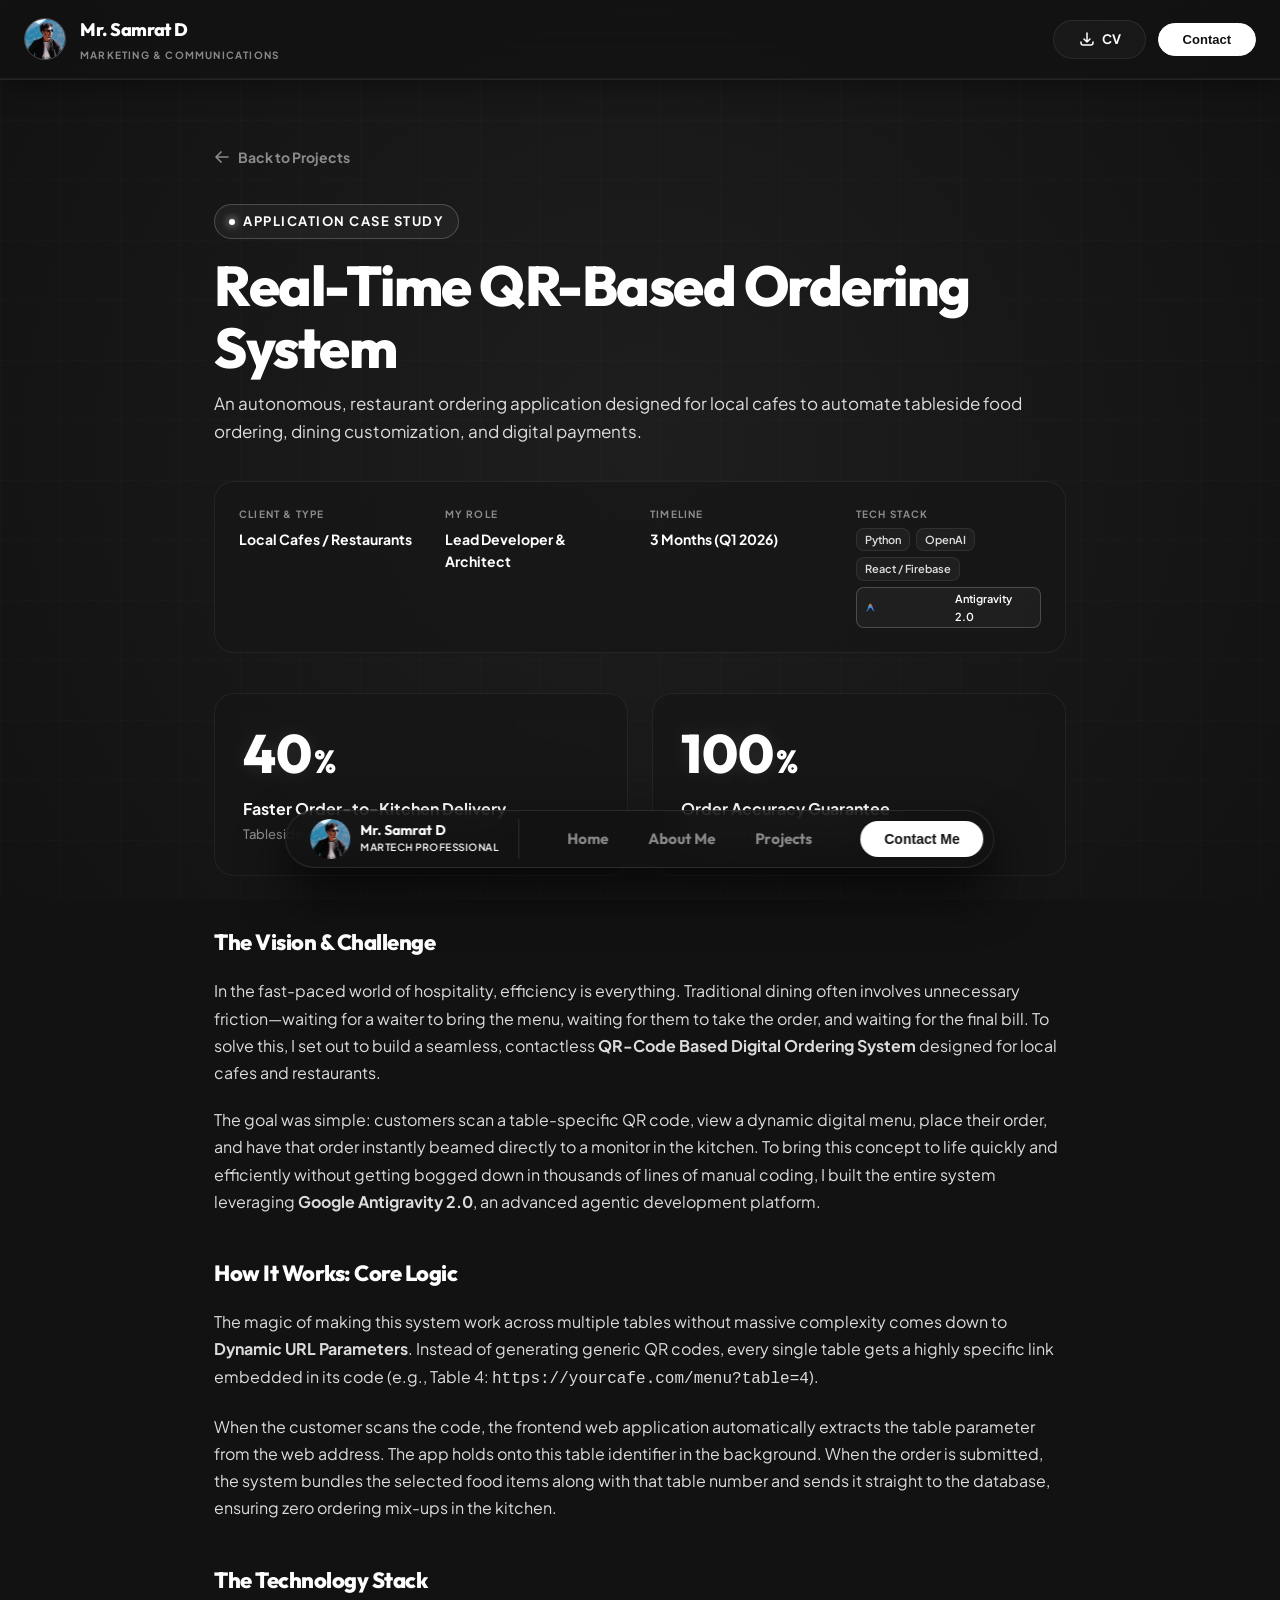
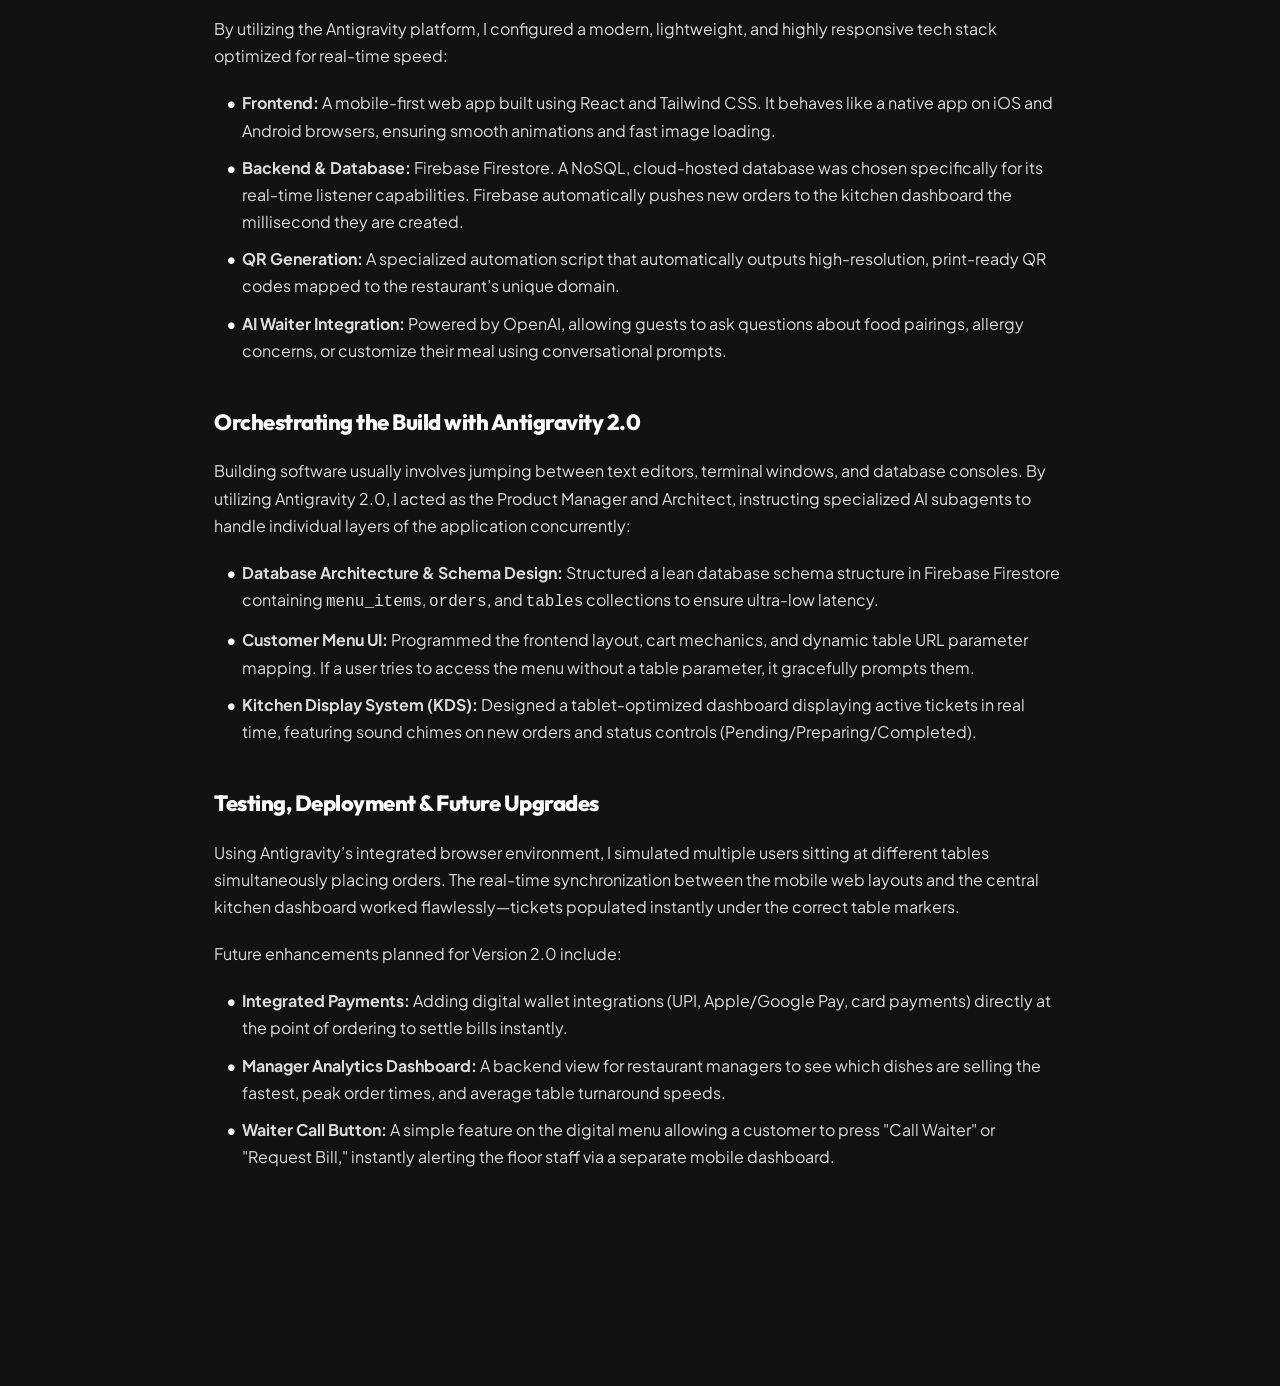
<file: project-qr-ordering.html>
<!DOCTYPE html>
<html lang="en">
<head>
    <meta charset="UTF-8">
    <meta name="viewport" content="width=device-width, initial-scale=1.0">
    <title>QR-Based Ordering System | Projects | Mr. Samrat D</title>
    <meta name="description" content="Case study of the Real-Time QR-Based Ordering System designed for local cafes and restaurants. Build and deploy automations with Python and OpenAI.">
    <!-- Google Fonts -->
    <link rel="preconnect" href="https://fonts.googleapis.com">
    <link rel="preconnect" href="https://fonts.gstatic.com" crossorigin>
    <link href="https://fonts.googleapis.com/css2?family=Outfit:wght@300;400;500;600;700;800&family=Plus+Jakarta+Sans:wght@300;400;500;600;700;800&display=swap" rel="stylesheet">
    <link rel="stylesheet" href="style.css?v=7">
    <link rel="icon" type="image/png" href="assets/favicon.png">
</head>
<body class="sub-page">

    <!-- Top Header Navbar -->
    <header class="top-header">
        <div class="top-header-container">
            <div class="header-brand">
                <img src="assets/samrat.jpg" alt="Mr. Samrat D" class="header-avatar">
                <div class="header-brand-text">
                    <span class="header-name">Mr. Samrat <span class="accent-text">D</span></span>
                    <span class="header-title">Marketing & Communications</span>
                </div>
            </div>
            <div class="header-actions">
                <a href="assets/resume-samrat-das-2026.pdf" download="Mr-Samrat-D-Resume.pdf" class="btn btn-secondary btn-header-resume">
                    <svg fill="none" stroke="currentColor" stroke-width="2" viewBox="0 0 24 24" class="btn-icon"><path stroke-linecap="round" stroke-linejoin="round" d="M4 16v1a3 3 0 003 3h10a3 3 0 003-3v-1m-4-4l-4 4m0 0l-4-4m4 4V4"></path></svg>
                    <span>CV</span>
                </a>
                <button class="btn btn-primary btn-header-contact btn-trigger-contact">Contact</button>
            </div>
        </div>
    </header>

    <!-- Main Container -->
    <div class="app-container">

        <!-- Right Column: Case Study Content Panel -->
        <main class="content-area">

            <!-- CASE STUDY SECTION -->
            <section class="content-section">
                <!-- Back to Projects link -->
                <a href="projects.html" class="back-link">
                    <svg class="btn-icon" fill="none" stroke="currentColor" stroke-width="2.5" viewBox="0 0 24 24"><path stroke-linecap="round" stroke-linejoin="round" d="M10.5 19.5L3 12m0 0l7.5-7.5M3 12h18"></path></svg>
                    <span>Back to Projects</span>
                </a>

                <!-- Project Hero Header -->
                <div class="project-hero">
                    <div class="section-badge reveal active" style="margin-bottom: 16px;">
                        <span class="badge-dot"></span> Application Case Study
                    </div>
                    <h2 class="section-title reveal active" style="margin-bottom: 12px;">
                        Real-Time QR-Based <span class="gradient-text">Ordering System</span>
                    </h2>
                    <p class="section-desc reveal active" style="font-size: 17px; max-width: 100%; margin-bottom: 0;">
                        An autonomous, restaurant ordering application designed for local cafes to automate tableside food ordering, dining customization, and digital payments.
                    </p>
                </div>

                <!-- Case Study Metadata Panel -->
                <div class="project-meta-grid reveal active">
                    <div class="meta-item">
                        <span class="meta-label">Client & Type</span>
                        <span class="meta-value">Local Cafes / Restaurants</span>
                    </div>
                    <div class="meta-item">
                        <span class="meta-label">My Role</span>
                        <span class="meta-value">Lead Developer & Architect</span>
                    </div>
                    <div class="meta-item">
                        <span class="meta-label">Timeline</span>
                        <span class="meta-value">3 Months (Q1 2026)</span>
                    </div>
                    <div class="meta-item">
                        <span class="meta-label">Tech Stack</span>
                        <div class="meta-value tech-tags">
                            <span class="meta-tech-tag">Python</span>
                            <span class="meta-tech-tag">OpenAI</span>
                            <span class="meta-tech-tag">React / Firebase</span>
                            <span class="meta-tech-tag highlight"><img src="assets/antigravity.png" alt="Antigravity" class="logo-invert"> Antigravity 2.0</span>
                        </div>
                    </div>
                </div>

                <!-- Outcomes / Metrics Grid -->
                <div class="stats-dashboard reveal active" style="margin-bottom: 48px;">
                    <div class="stat-card">
                        <div class="stat-number-wrapper">
                            <h3 class="stat-number" data-target="40">0</h3>
                            <span class="stat-suffix">%</span>
                        </div>
                        <p class="stat-label">Faster Order-to-Kitchen Delivery<br><span class="muted-detail">Tableside automation</span></p>
                    </div>
                    <div class="stat-card">
                        <div class="stat-number-wrapper">
                            <h3 class="stat-number" data-target="100">0</h3>
                            <span class="stat-suffix">%</span>
                        </div>
                        <p class="stat-label">Order Accuracy Guarantee<br><span class="muted-detail">Eliminated handwriting errors</span></p>
                    </div>
                </div>

                <!-- Case Study Text Body -->
                <div class="project-body-content reveal active">
                    <h3>The Vision & Challenge</h3>
                    <p>
                        In the fast-paced world of hospitality, efficiency is everything. Traditional dining often involves unnecessary friction—waiting for a waiter to bring the menu, waiting for them to take the order, and waiting for the final bill. To solve this, I set out to build a seamless, contactless <strong>QR-Code Based Digital Ordering System</strong> designed for local cafes and restaurants.
                    </p>
                    <p>
                        The goal was simple: customers scan a table-specific QR code, view a dynamic digital menu, place their order, and have that order instantly beamed directly to a monitor in the kitchen. To bring this concept to life quickly and efficiently without getting bogged down in thousands of lines of manual coding, I built the entire system leveraging <strong>Google Antigravity 2.0</strong>, an advanced agentic development platform.
                    </p>

                    <h3>How It Works: Core Logic</h3>
                    <p>
                        The magic of making this system work across multiple tables without massive complexity comes down to <strong>Dynamic URL Parameters</strong>. Instead of generating generic QR codes, every single table gets a highly specific link embedded in its code (e.g., Table 4: <code>https://yourcafe.com/menu?table=4</code>).
                    </p>
                    <p>
                        When the customer scans the code, the frontend web application automatically extracts the table parameter from the web address. The app holds onto this table identifier in the background. When the order is submitted, the system bundles the selected food items along with that table number and sends it straight to the database, ensuring zero ordering mix-ups in the kitchen.
                    </p>

                    <h3>The Technology Stack</h3>
                    <p>
                        By utilizing the Antigravity platform, I configured a modern, lightweight, and highly responsive tech stack optimized for real-time speed:
                    </p>
                    <ul>
                        <li><strong>Frontend:</strong> A mobile-first web app built using React and Tailwind CSS. It behaves like a native app on iOS and Android browsers, ensuring smooth animations and fast image loading.</li>
                        <li><strong>Backend & Database:</strong> Firebase Firestore. A NoSQL, cloud-hosted database was chosen specifically for its real-time listener capabilities. Firebase automatically pushes new orders to the kitchen dashboard the millisecond they are created.</li>
                        <li><strong>QR Generation:</strong> A specialized automation script that automatically outputs high-resolution, print-ready QR codes mapped to the restaurant’s unique domain.</li>
                        <li><strong>AI Waiter Integration:</strong> Powered by OpenAI, allowing guests to ask questions about food pairings, allergy concerns, or customize their meal using conversational prompts.</li>
                    </ul>

                    <h3>Orchestrating the Build with Antigravity 2.0</h3>
                    <p>
                        Building software usually involves jumping between text editors, terminal windows, and database consoles. By utilizing Antigravity 2.0, I acted as the Product Manager and Architect, instructing specialized AI subagents to handle individual layers of the application concurrently:
                    </p>
                    <ul>
                        <li><strong>Database Architecture & Schema Design:</strong> Structured a lean database schema structure in Firebase Firestore containing <code>menu_items</code>, <code>orders</code>, and <code>tables</code> collections to ensure ultra-low latency.</li>
                        <li><strong>Customer Menu UI:</strong> Programmed the frontend layout, cart mechanics, and dynamic table URL parameter mapping. If a user tries to access the menu without a table parameter, it gracefully prompts them.</li>
                        <li><strong>Kitchen Display System (KDS):</strong> Designed a tablet-optimized dashboard displaying active tickets in real time, featuring sound chimes on new orders and status controls (Pending/Preparing/Completed).</li>
                    </ul>

                    <h3>Testing, Deployment & Future Upgrades</h3>
                    <p>
                        Using Antigravity’s integrated browser environment, I simulated multiple users sitting at different tables simultaneously placing orders. The real-time synchronization between the mobile web layouts and the central kitchen dashboard worked flawlessly—tickets populated instantly under the correct table markers.
                    </p>
                    <p>
                        Future enhancements planned for Version 2.0 include:
                    </p>
                    <ul>
                        <li><strong>Integrated Payments:</strong> Adding digital wallet integrations (UPI, Apple/Google Pay, card payments) directly at the point of ordering to settle bills instantly.</li>
                        <li><strong>Manager Analytics Dashboard:</strong> A backend view for restaurant managers to see which dishes are selling the fastest, peak order times, and average table turnaround speeds.</li>
                        <li><strong>Waiter Call Button:</strong> A simple feature on the digital menu allowing a customer to press "Call Waiter" or "Request Bill," instantly alerting the floor staff via a separate mobile dashboard.</li>
                    </ul>
                </div>
            </section>

        </main>

        <!-- Floating Bottom Navbar (Desktop + Mobile) -->
        <nav class="floating-navbar">
            <div class="navbar-profile">
                <img src="assets/samrat.jpg" alt="Samrat" class="nav-thumb">
                <div class="nav-profile-text">
                    <span class="nav-name">Mr. Samrat D</span>
                    <span class="nav-role">MarTech Professional</span>
                </div>
            </div>

            <ul class="nav-menu">
                <li class="nav-item">
                    <a href="index.html" class="nav-link">Home</a>
                </li>
                <li class="nav-item">
                    <a href="about.html" class="nav-link">About Me</a>
                </li>
                <li class="nav-item active">
                    <a href="projects.html" class="nav-link">Projects</a>
                </li>
            </ul>

            <div class="navbar-actions">
                <button class="btn btn-nav-cta btn-trigger-contact" id="btn-hire-me">Contact Me</button>
            </div>
        </nav>

    </div>

    <!-- Contact Modal (Global Overlay) -->
    <div id="contact-modal" class="modal-overlay">
        <div class="modal-card">
            <button id="btn-close-modal" class="btn-close-modal" aria-label="Close Contact Form">
                <svg fill="none" stroke="currentColor" stroke-width="2" viewBox="0 0 24 24" width="20" height="20"><path stroke-linecap="round" stroke-linejoin="round" d="M6 18L18 6M6 6l12 12"></path></svg>
            </button>
            
            <div class="modal-header">
                <div class="section-badge">
                    <span class="badge-dot"></span> CONTACT
                </div>
                <h2 class="modal-title">Let's Connect and Build Together</h2>
                <p class="modal-desc">
                    Looking to scale your brand, integrate Agentic AI, or automate marketing pipelines? Drop me a message!
                </p>
            </div>

            <div class="contact-box">
                <div class="contact-details-grid">
                    <div class="contact-detail-card">
                        <span class="detail-icon-wrapper">
                            <svg fill="none" stroke="currentColor" stroke-width="2" viewBox="0 0 24 24" width="18" height="18"><path stroke-linecap="round" stroke-linejoin="round" d="M3 8l7.89 5.26a2 2 0 002.22 0L21 8M5 19h14a2 2 0 002-2V7a2 2 0 00-2-2H5a2 2 0 00-2 2v10a2 2 0 002 2z"></path></svg>
                        </span>
                        <h4>Email Me</h4>
                        <a href="mailto:samratdas235.sd@gmail.com">samratdas235.sd@gmail.com</a>
                    </div>
                    <div class="contact-detail-card">
                        <span class="detail-icon-wrapper">
                            <svg fill="none" stroke="currentColor" stroke-width="2" viewBox="0 0 24 24" width="18" height="18"><path stroke-linecap="round" stroke-linejoin="round" d="M13.828 10.172a4 4 0 00-5.656 0l-4 4a4 4 0 105.656 5.656l1.102-1.101m-.758-4.899a4 4 0 005.656 0l4-4a4 4 0 00-5.656-5.656l-1.1 1.1"></path></svg>
                        </span>
                        <h4>LinkedIn</h4>
                        <a href="https://www.linkedin.com/in/samratdas2803/" target="_blank">linkedin.com/in/samratdas2803</a>
                    </div>
                </div>

                <!-- Contact Form -->
                <form id="portfolio-contact-form" class="contact-form">
                    <div class="form-row-2">
                        <div class="form-group">
                            <label for="form-name">Your Name</label>
                            <input type="text" id="form-name" required placeholder="John Doe">
                        </div>
                        <div class="form-group">
                            <label for="form-email">Your Email</label>
                            <input type="email" id="form-email" required placeholder="john@example.com">
                        </div>
                    </div>
                    
                    <div class="form-group">
                        <label for="form-subject">Subject</label>
                        <input type="text" id="form-subject" required placeholder="Project Inquiry / Automation Consulting">
                    </div>

                    <div class="form-group">
                        <label for="form-message">Message</label>
                        <textarea id="form-message" rows="4" required placeholder="Hi Mr. Samrat D, I would love to collaborate on..."></textarea>
                    </div>

                    <button type="submit" class="btn btn-primary btn-submit">
                        <span>Send Message</span>
                        <svg class="send-icon" fill="none" stroke="currentColor" stroke-width="2" viewBox="0 0 24 24" width="16" height="16"><path stroke-linecap="round" stroke-linejoin="round" d="M12 19l9 2-9-18-9 18 9-2zm0 0v-8"></path></svg>
                    </button>
                </form>

                <!-- Success Message -->
                <div id="form-success-overlay" class="success-overlay">
                    <div class="success-content">
                        <div class="success-icon-wrapper">
                            <svg fill="none" stroke="currentColor" stroke-width="3" viewBox="0 0 24 24" width="24" height="24"><path stroke-linecap="round" stroke-linejoin="round" d="M5 13l4 4L19 7"></path></svg>
                        </div>
                        <h3>Message Sent Successfully!</h3>
                        <p>Thank you for reaching out, Mr. Samrat D will get back to you shortly.</p>
                        <button class="btn btn-primary" id="btn-close-success">Close</button>
                    </div>
                </div>
            </div>
        </div>
    </div>

    <!-- Script File -->
    <script src="script.js"></script>
</body>
</html>
</file>
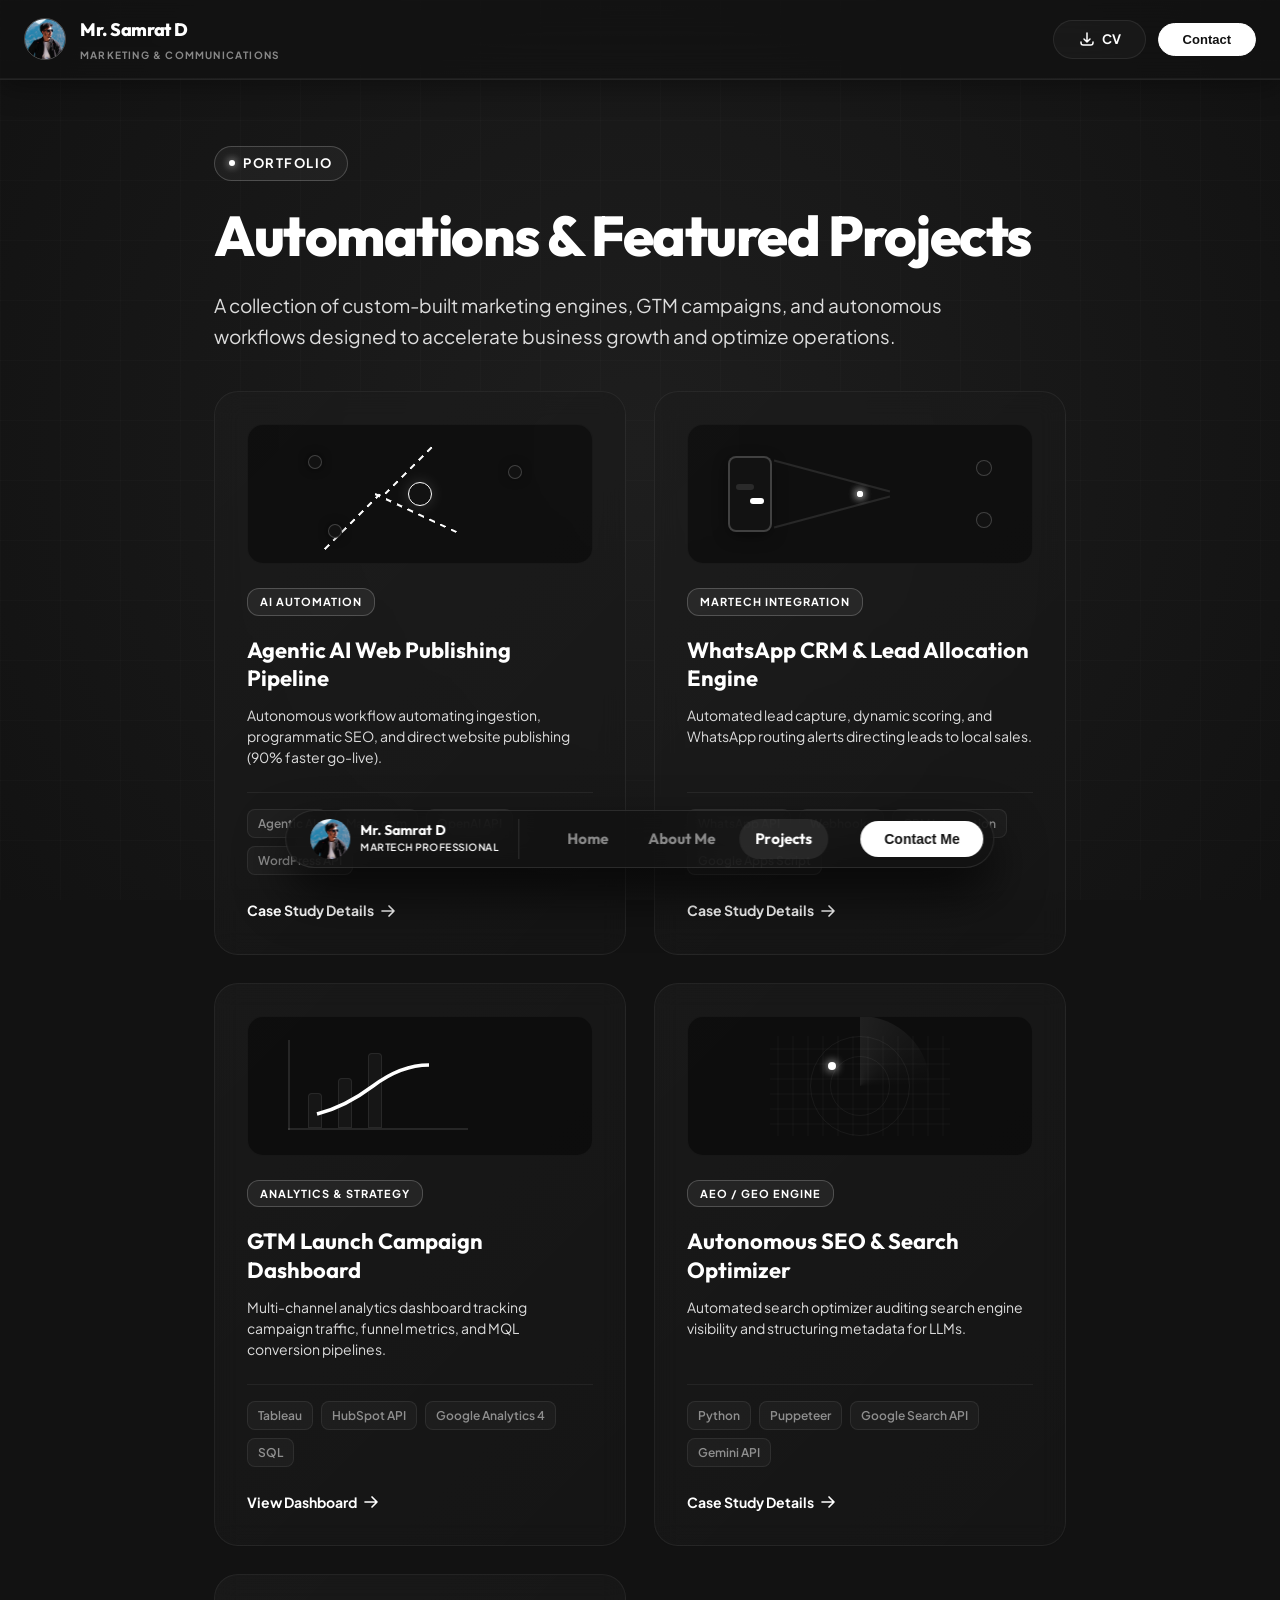
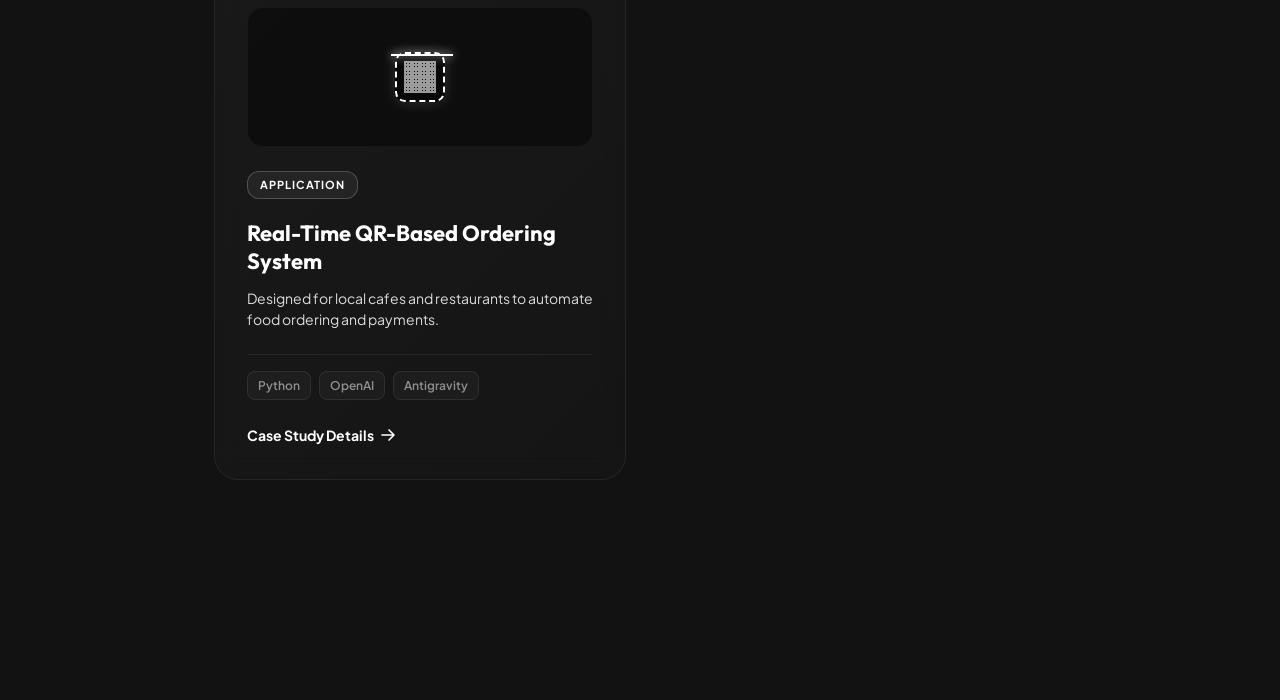
<file: projects.html>
<!DOCTYPE html>
<html lang="en">
<head>
    <meta charset="UTF-8">
    <meta name="viewport" content="width=device-width, initial-scale=1.0">
    <title>Projects | Mr. Samrat D - Featured Works & Automations</title>
    <meta name="description" content="Explore the featured projects and marketing automation engines built by Mr. Samrat D. From Agentic AI workflows to GTM lead generation dashboards.">
    <!-- Google Fonts -->
    <link rel="preconnect" href="https://fonts.googleapis.com">
    <link rel="preconnect" href="https://fonts.gstatic.com" crossorigin>
    <link href="https://fonts.googleapis.com/css2?family=Outfit:wght@300;400;500;600;700;800&family=Plus+Jakarta+Sans:wght@300;400;500;600;700;800&display=swap" rel="stylesheet">
    <link rel="stylesheet" href="style.css?v=7">
    <link rel="icon" type="image/png" href="assets/favicon.png">
</head>
<body class="sub-page">

    <!-- Top Header Navbar -->
    <header class="top-header">
        <div class="top-header-container">
            <div class="header-brand">
                <img src="assets/samrat.jpg" alt="Mr. Samrat D" class="header-avatar">
                <div class="header-brand-text">
                    <span class="header-name">Mr. Samrat <span class="accent-text">D</span></span>
                    <span class="header-title">Marketing & Communications</span>
                </div>
            </div>
            <div class="header-actions">
                <a href="assets/resume-samrat-das-2026.pdf" download="Mr-Samrat-D-Resume.pdf" class="btn btn-secondary btn-header-resume">
                    <svg fill="none" stroke="currentColor" stroke-width="2" viewBox="0 0 24 24" class="btn-icon"><path stroke-linecap="round" stroke-linejoin="round" d="M4 16v1a3 3 0 003 3h10a3 3 0 003-3v-1m-4-4l-4 4m0 0l-4-4m4 4V4"></path></svg>
                    <span>CV</span>
                </a>
                <button class="btn btn-primary btn-header-contact btn-trigger-contact">Contact</button>
            </div>
        </div>
    </header>

    <!-- Main Container -->
    <div class="app-container">
        <main class="content-area">

            <!-- PROJECTS SECTION -->
            <section id="projects" class="content-section">
                <div class="section-badge reveal active">
                    <span class="badge-dot"></span> Portfolio
                </div>

                <h2 class="section-title reveal active">
                    Automations & <span class="gradient-text">Featured Projects</span>
                </h2>

                <p class="section-desc reveal active">
                    A collection of custom-built marketing engines, GTM campaigns, and autonomous workflows designed to accelerate business growth and optimize operations.
                </p>

                <!-- Projects Grid -->
                <div class="projects-grid">
                    <!-- Project 1 -->
                    <div class="project-card reveal">
                        <div class="project-visual pipeline-visual">
                            <div class="vis-line line-1"></div>
                            <div class="vis-line line-2"></div>
                            <div class="vis-line line-3"></div>
                            <div class="vis-node node-center"></div>
                            <div class="vis-node node-1"></div>
                            <div class="vis-node node-2"></div>
                            <div class="vis-node node-3"></div>
                        </div>
                        <span class="project-badge">AI Automation</span>
                        <h3 class="project-title">Agentic AI Web Publishing Pipeline</h3>
                        <p class="project-desc">
                            Autonomous workflow automating ingestion, programmatic SEO, and direct website publishing (90% faster go-live).
                        </p>
                        <div class="project-tech-stack">
                            <span class="project-tech-tag">Agentic AI</span>
                            <span class="project-tech-tag">Make.com</span>
                            <span class="project-tech-tag">OpenAI API</span>
                            <span class="project-tech-tag">WordPress API</span>
                        </div>
                        <a href="#" class="project-link">
                            <span>Case Study Details</span>
                            <svg viewBox="0 0 24 24" width="16" height="16" fill="none" stroke="currentColor" stroke-width="2.5"><path stroke-linecap="round" stroke-linejoin="round" d="M13.5 4.5L21 12m0 0l-7.5 7.5M21 12H3"/></svg>
                        </a>
                    </div>

                    <!-- Project 2 -->
                    <div class="project-card reveal">
                        <div class="project-visual whatsapp-visual">
                            <div class="phone-frame">
                                <div class="phone-screen">
                                    <div class="chat-bubble left"></div>
                                    <div class="chat-bubble right"></div>
                                </div>
                            </div>
                            <div class="routing-line line-a"></div>
                            <div class="routing-line line-b"></div>
                            <div class="routing-dot dot-1"></div>
                            <div class="routing-dot dot-2"></div>
                            <div class="user-nodes">
                                <div class="user-node node-u1"></div>
                                <div class="user-node node-u2"></div>
                            </div>
                        </div>
                        <span class="project-badge">MarTech Integration</span>
                        <h3 class="project-title">WhatsApp CRM & Lead Allocation Engine</h3>
                        <p class="project-desc">
                            Automated lead capture, dynamic scoring, and WhatsApp routing alerts directing leads to local sales.
                        </p>
                        <div class="project-tech-stack">
                            <span class="project-tech-tag">WhatsApp API</span>
                            <span class="project-tech-tag">Webhooks</span>
                            <span class="project-tech-tag">CRM Integration</span>
                            <span class="project-tech-tag">Google Apps Script</span>
                        </div>
                        <a href="#" class="project-link">
                            <span>Case Study Details</span>
                            <svg viewBox="0 0 24 24" width="16" height="16" fill="none" stroke="currentColor" stroke-width="2.5"><path stroke-linecap="round" stroke-linejoin="round" d="M13.5 4.5L21 12m0 0l-7.5 7.5M21 12H3"/></svg>
                        </a>
                    </div>

                    <!-- Project 3 -->
                    <div class="project-card reveal">
                        <div class="project-visual dashboard-visual">
                            <div class="chart-axis-y"></div>
                            <div class="chart-axis-x"></div>
                            <div class="chart-bars">
                                <div class="chart-bar bar-1"></div>
                                <div class="chart-bar bar-2"></div>
                                <div class="chart-bar bar-3"></div>
                            </div>
                            <svg class="chart-line-svg" viewBox="0 0 100 50">
                                <path class="chart-line-path" d="M10,40 Q30,35 50,20 T90,5" fill="none" stroke="var(--color-primary)" stroke-width="2.5" />
                                <circle cx="90" cy="5" r="3" fill="var(--color-primary)" class="glowing-endpoint" />
                            </svg>
                        </div>
                        <span class="project-badge">Analytics & Strategy</span>
                        <h3 class="project-title">GTM Launch Campaign Dashboard</h3>
                        <p class="project-desc">
                            Multi-channel analytics dashboard tracking campaign traffic, funnel metrics, and MQL conversion pipelines.
                        </p>
                        <div class="project-tech-stack">
                            <span class="project-tech-tag">Tableau</span>
                            <span class="project-tech-tag">HubSpot API</span>
                            <span class="project-tech-tag">Google Analytics 4</span>
                            <span class="project-tech-tag">SQL</span>
                        </div>
                        <a href="#" class="project-link">
                            <span>View Dashboard</span>
                            <svg viewBox="0 0 24 24" width="16" height="16" fill="none" stroke="currentColor" stroke-width="2.5"><path stroke-linecap="round" stroke-linejoin="round" d="M13.5 4.5L21 12m0 0l-7.5 7.5M21 12H3"/></svg>
                        </a>
                    </div>

                    <!-- Project 4 -->
                    <div class="project-card reveal">
                        <div class="project-visual seo-visual">
                            <div class="scan-grid"></div>
                            <div class="scan-radar"></div>
                            <div class="scan-ring ring-1"></div>
                            <div class="scan-ring ring-2"></div>
                            <div class="scan-target"></div>
                        </div>
                        <span class="project-badge">AEO / GEO Engine</span>
                        <h3 class="project-title">Autonomous SEO & Search Optimizer</h3>
                        <p class="project-desc">
                            Automated search optimizer auditing search engine visibility and structuring metadata for LLMs.
                        </p>
                        <div class="project-tech-stack">
                            <span class="project-tech-tag">Python</span>
                            <span class="project-tech-tag">Puppeteer</span>
                            <span class="project-tech-tag">Google Search API</span>
                            <span class="project-tech-tag">Gemini API</span>
                        </div>
                        <a href="#" class="project-link">
                            <span>Case Study Details</span>
                            <svg viewBox="0 0 24 24" width="16" height="16" fill="none" stroke="currentColor" stroke-width="2.5"><path stroke-linecap="round" stroke-linejoin="round" d="M13.5 4.5L21 12m0 0l-7.5 7.5M21 12H3"/></svg>
                        </a>
                    </div>

                    <!-- Project 5 -->
                    <div class="project-card reveal">
                        <div class="project-visual qr-visual">
                            <div class="qr-frame">
                                <div class="qr-code-inner"></div>
                                <div class="scan-bar"></div>
                            </div>
                        </div>
                        <span class="project-badge">Application</span>
                        <h3 class="project-title">Real-Time QR-Based Ordering System</h3>
                        <p class="project-desc">
                            Designed for local cafes and restaurants to automate food ordering and payments.
                        </p>
                        <div class="project-tech-stack">
                            <span class="project-tech-tag">Python</span>
                            <span class="project-tech-tag">OpenAI</span>
                            <span class="project-tech-tag">Antigravity</span>
                        </div>
                        <a href="project-qr-ordering.html" class="project-link">
                            <span>Case Study Details</span>
                            <svg viewBox="0 0 24 24" width="16" height="16" fill="none" stroke="currentColor" stroke-width="2.5"><path stroke-linecap="round" stroke-linejoin="round" d="M13.5 4.5L21 12m0 0l-7.5 7.5M21 12H3"/></svg>
                        </a>
                    </div>
                </div>
            </section>

        </main>

        <!-- Floating Bottom Navbar (Desktop + Mobile) -->
        <nav class="floating-navbar">
            <div class="navbar-profile">
                <img src="assets/samrat.jpg" alt="Samrat" class="nav-thumb">
                <div class="nav-profile-text">
                    <span class="nav-name">Mr. Samrat D</span>
                    <span class="nav-role">MarTech Professional</span>
                </div>
            </div>

            <ul class="nav-menu">
                <li class="nav-item">
                    <a href="index.html" class="nav-link">Home</a>
                </li>
                <li class="nav-item">
                    <a href="about.html" class="nav-link">About Me</a>
                </li>
                <li class="nav-item active">
                    <a href="projects.html" class="nav-link">Projects</a>
                </li>
            </ul>

            <div class="navbar-actions">
                <button class="btn btn-nav-cta btn-trigger-contact" id="btn-hire-me">Contact Me</button>
            </div>
        </nav>

    </div>

    <!-- Contact Modal (Global Overlay) -->
    <div id="contact-modal" class="modal-overlay">
        <div class="modal-card">
            <button id="btn-close-modal" class="btn-close-modal" aria-label="Close Contact Form">
                <svg fill="none" stroke="currentColor" stroke-width="2" viewBox="0 0 24 24" width="20" height="20"><path stroke-linecap="round" stroke-linejoin="round" d="M6 18L18 6M6 6l12 12"></path></svg>
            </button>
            
            <div class="modal-header">
                <div class="section-badge">
                    <span class="badge-dot"></span> CONTACT
                </div>
                <h2 class="modal-title">Let's Connect and Build Together</h2>
                <p class="modal-desc">
                    Looking to scale your brand, integrate Agentic AI, or automate marketing pipelines? Drop me a message!
                </p>
            </div>

            <div class="contact-box">
                <div class="contact-details-grid">
                    <div class="contact-detail-card">
                        <span class="detail-icon-wrapper">
                            <svg fill="none" stroke="currentColor" stroke-width="2" viewBox="0 0 24 24" width="18" height="18"><path stroke-linecap="round" stroke-linejoin="round" d="M3 8l7.89 5.26a2 2 0 002.22 0L21 8M5 19h14a2 2 0 002-2V7a2 2 0 00-2-2H5a2 2 0 00-2 2v10a2 2 0 002 2z"></path></svg>
                        </span>
                        <h4>Email Me</h4>
                        <a href="mailto:samratdas235.sd@gmail.com">samratdas235.sd@gmail.com</a>
                    </div>
                    <div class="contact-detail-card">
                        <span class="detail-icon-wrapper">
                            <svg fill="none" stroke="currentColor" stroke-width="2" viewBox="0 0 24 24" width="18" height="18"><path stroke-linecap="round" stroke-linejoin="round" d="M13.828 10.172a4 4 0 00-5.656 0l-4 4a4 4 0 105.656 5.656l1.102-1.101m-.758-4.899a4 4 0 005.656 0l4-4a4 4 0 00-5.656-5.656l-1.1 1.1"></path></svg>
                        </span>
                        <h4>LinkedIn</h4>
                        <a href="https://www.linkedin.com/in/samratdas2803/" target="_blank">linkedin.com/in/samratdas2803</a>
                    </div>
                </div>

                <!-- Contact Form -->
                <form id="portfolio-contact-form" class="contact-form">
                    <div class="form-row-2">
                        <div class="form-group">
                            <label for="form-name">Your Name</label>
                            <input type="text" id="form-name" required placeholder="John Doe">
                        </div>
                        <div class="form-group">
                            <label for="form-email">Your Email</label>
                            <input type="email" id="form-email" required placeholder="john@example.com">
                        </div>
                    </div>
                    
                    <div class="form-group">
                        <label for="form-subject">Subject</label>
                        <input type="text" id="form-subject" required placeholder="Project Inquiry / Automation Consulting">
                    </div>

                    <div class="form-group">
                        <label for="form-message">Message</label>
                        <textarea id="form-message" rows="4" required placeholder="Hi Mr. Samrat D, I would love to collaborate on..."></textarea>
                    </div>

                    <button type="submit" class="btn btn-primary btn-submit">
                        <span>Send Message</span>
                        <svg class="send-icon" fill="none" stroke="currentColor" stroke-width="2" viewBox="0 0 24 24" width="16" height="16"><path stroke-linecap="round" stroke-linejoin="round" d="M12 19l9 2-9-18-9 18 9-2zm0 0v-8"></path></svg>
                    </button>
                </form>

                <!-- Success Message -->
                <div id="form-success-overlay" class="success-overlay">
                    <div class="success-content">
                        <div class="success-icon-wrapper">
                            <svg fill="none" stroke="currentColor" stroke-width="3" viewBox="0 0 24 24" width="24" height="24"><path stroke-linecap="round" stroke-linejoin="round" d="M5 13l4 4L19 7"></path></svg>
                        </div>
                        <h3>Message Sent Successfully!</h3>
                        <p>Thank you for reaching out, Mr. Samrat D will get back to you shortly.</p>
                        <button class="btn btn-primary" id="btn-close-success">Close</button>
                    </div>
                </div>
            </div>
        </div>
    </div>

    <!-- Script File -->
    <script src="script.js"></script>
</body>
</html>
</file>
<file: style.css>
/* ==========================================================================
   CSS DESIGN SYSTEM & STYLING - MR. SAMRAT D PORTFOLIO (NEON EMERALD GREEN THEME)
   ========================================================================== */

/* Custom Variables */
:root {
    --color-bg-dark: #121212; /* Rich Off-Black Base */
    --color-bg-gradient: radial-gradient(circle at 50% 50%, #1e1e1e 0%, #121212 100%); /* Cinematic spot glow */
    
    --color-card-bg: rgba(22, 22, 22, 0.65); /* Semi-translucent glass gray */
    --color-card-border: rgba(255, 255, 255, 0.06); /* Subtly defined border */
    --color-card-border-hover: rgba(255, 255, 255, 0.25); /* Crisp white hover line */
    
    --color-primary: #ffffff; /* High-Contrast Crisp White */
    --color-primary-hover: #e2e8f0; /* Soft Silver */
    --color-primary-glow: rgba(255, 255, 255, 0.15); /* Sleek White Shadows */
    --color-accent: #ffffff; /* Monochromatic accent */
    --color-text-white: #ffffff; /* Brighter pure white for titles */
    --color-text-gray: rgba(255, 255, 255, 0.85); /* High-contrast Slate-Grey-White */
    --color-text-muted: rgba(255, 255, 255, 0.5); /* Secondary text */
    
    --font-heading: 'Outfit', 'Plus Jakarta Sans', -apple-system, BlinkMacSystemFont, sans-serif;
    --font-body: 'Plus Jakarta Sans', -apple-system, BlinkMacSystemFont, sans-serif;
    
    --transition-smooth: all 0.35s cubic-bezier(0.25, 0.8, 0.25, 1);
    --transition-fast: all 0.2s ease-in-out;
}

/* Reset & Base Styles */
* {
    margin: 0;
    padding: 0;
    box-sizing: border-box;
    scroll-behavior: smooth;
}

html, body {
    max-width: 100%;
    overflow-x: hidden;
}

body {
    background: var(--color-bg-gradient);
    background-color: var(--color-bg-dark);
    background-attachment: fixed;
    color: var(--color-text-gray);
    font-family: var(--font-body);
    line-height: 1.6;
    min-height: 100vh;
    -webkit-font-smoothing: antialiased;
    position: relative;
}

/* Cybernetic WebGL Wireframe Grid */
body::before {
    content: "";
    position: fixed;
    top: 0;
    left: 0;
    width: 100%;
    height: 100%;
    background-image: 
        linear-gradient(rgba(255, 255, 255, 0.015) 1px, transparent 1px),
        linear-gradient(90deg, rgba(255, 255, 255, 0.015) 1px, transparent 1px);
    background-size: 60px 60px;
    pointer-events: none;
    z-index: -1;
}

a {
    color: inherit;
    text-decoration: none;
    transition: var(--transition-fast);
}

/* Custom Scrollbar */
::-webkit-scrollbar {
    width: 8px;
}
::-webkit-scrollbar-track {
    background: var(--color-bg-dark);
}
::-webkit-scrollbar-thumb {
    background: #222222;
    border-radius: 4px;
}
::-webkit-scrollbar-thumb:hover {
    background: #333333;
}

/* App Container Layout (Desktop Grid) */
.app-container {
    display: grid;
    grid-template-columns: 390px 1fr;
    gap: 80px;
    max-width: 1280px;
    margin: 0 auto;
    padding: 64px 24px 140px 24px;
    position: relative;
}

/* Sidebar Styling (Sticky on Desktop) */
.profile-sidebar {
    position: sticky;
    top: 64px;
    height: calc(100vh - 180px);
    display: flex;
    flex-direction: column;
    z-index: 10;
}

.profile-card {
    background-color: var(--color-card-bg);
    border: 1px solid var(--color-card-border);
    backdrop-filter: blur(16px);
    -webkit-backdrop-filter: blur(16px);
    border-radius: 28px;
    padding: 48px 36px;
    display: flex;
    flex-direction: column;
    align-items: center;
    text-align: center;
    box-shadow: 0 15px 35px rgba(0, 0, 0, 0.5);
    height: 100%;
    overflow-y: auto;
    scrollbar-width: none; 
    position: relative;
    transition: border-color var(--transition-smooth);
}
.profile-card::-webkit-scrollbar {
    display: none;
}
.profile-card:hover {
    border-color: rgba(255, 255, 255, 0.2);
}

/* Avatar Container with glowing indicator */
.avatar-container {
    width: 180px;
    height: 180px;
    border-radius: 24px;
    position: relative;
    margin-bottom: 28px;
    background: linear-gradient(135deg, rgba(255, 255, 255, 0.1), rgba(255, 255, 255, 0.02));
    padding: 2px;
}

.profile-avatar {
    width: 100%;
    height: 100%;
    border-radius: 22px;
    object-fit: cover;
    display: block;
}

.status-indicator {
    width: 14px;
    height: 14px;
    background-color: var(--color-primary);
    border: 3px solid #121212;
    border-radius: 50%;
    position: absolute;
    bottom: -4px;
    right: -4px;
    box-shadow: 0 0 12px var(--color-primary);
    animation: statusPulse 2s infinite;
}

@keyframes statusPulse {
    0% {
        box-shadow: 0 0 0 0 rgba(255, 255, 255, 0.8);
    }
    70% {
        box-shadow: 0 0 0 8px rgba(255, 255, 255, 0);
    }
    100% {
        box-shadow: 0 0 0 0 rgba(255, 255, 255, 0);
    }
}

.profile-name {
    font-family: var(--font-heading);
    font-size: 32px;
    font-weight: 700;
    color: var(--color-text-white);
    margin-bottom: 8px;
    letter-spacing: -0.5px;
}

/* 2-Color styling for Heading */
.accent-text {
    color: var(--color-primary);
}

.profile-title {
    font-size: 14px;
    font-weight: 700;
    color: var(--color-primary);
    text-transform: uppercase;
    letter-spacing: 1.5px;
    margin-bottom: 28px;
    text-shadow: 0 0 10px rgba(255, 255, 255, 0.2);
}

.profile-info {
    width: 100%;
    border-top: 1px solid rgba(255, 255, 255, 0.08);
    border-bottom: 1px solid rgba(255, 255, 255, 0.08);
    padding: 20px 0;
    margin-bottom: 28px;
    display: flex;
    flex-direction: column;
    gap: 14px;
}

.info-item {
    display: flex;
    align-items: center;
    justify-content: center;
    gap: 10px;
    color: var(--color-text-muted);
    font-size: 15px;
    font-weight: 500;
}

.info-icon {
    width: 18px;
    height: 18px;
    color: var(--color-primary);
}

.info-text:hover {
    color: var(--color-primary);
}

/* Social Buttons */
.social-links {
    display: flex;
    gap: 12px;
    margin-bottom: 32px;
}

.social-icon {
    width: 48px;
    height: 48px;
    border-radius: 50%;
    background-color: rgba(255, 255, 255, 0.03);
    border: 1px solid rgba(255, 255, 255, 0.08);
    color: var(--color-text-muted);
    display: flex;
    align-items: center;
    justify-content: center;
    transition: var(--transition-fast);
}

.social-icon:hover {
    background-color: rgba(255, 255, 255, 0.08);
    color: var(--color-primary);
    border-color: rgba(255, 255, 255, 0.4);
    transform: translateY(-2px);
    box-shadow: 0 4px 15px rgba(255, 255, 255, 0.15);
}

/* Buttons */
.action-buttons {
    width: 100%;
    display: flex;
    flex-direction: column;
    gap: 12px;
    margin-top: auto;
}

.btn {
    display: inline-flex;
    align-items: center;
    justify-content: center;
    gap: 8px;
    padding: 14px 28px;
    border-radius: 14px;
    font-size: 16px;
    font-weight: 700;
    cursor: pointer;
    transition: var(--transition-smooth);
}

.w-full {
    width: 100%;
}

.btn-primary {
    background-color: var(--color-primary);
    color: #121212; /* Dark green text for contrast */
    border: none;
}

.btn-primary:hover {
    background-color: var(--color-primary-hover);
    box-shadow: 0 0 20px var(--color-primary-glow);
    transform: translateY(-2px);
}

.btn-secondary {
    background-color: rgba(255, 255, 255, 0.03);
    color: var(--color-text-white);
    border: 1px solid rgba(255, 255, 255, 0.12);
}

.btn-secondary:hover {
    background-color: rgba(255, 255, 255, 0.08);
    border-color: var(--color-primary);
    color: var(--color-primary);
    transform: translateY(-2px);
}

.btn-icon {
    width: 18px;
    height: 18px;
}

/* Main Content Column */
.content-area {
    display: block;
}

/* Content Sections with Fade-In Scroll Reveal */
.content-section {
    padding-top: 16px;
    margin-bottom: 80px;
}

.reveal {
    opacity: 0;
    transform: translateY(30px);
    transition: opacity 0.8s ease, transform 0.8s cubic-bezier(0.25, 0.8, 0.25, 1);
}

.reveal.active {
    opacity: 1;
    transform: translateY(0);
}

/* Section Header Badge */
.section-badge {
    display: inline-flex;
    align-items: center;
    gap: 8px;
    padding: 6px 14px;
    background-color: rgba(255, 255, 255, 0.04);
    border: 1px solid rgba(255, 255, 255, 0.2);
    border-radius: 20px;
    font-size: 13px;
    font-weight: 700;
    color: var(--color-primary);
    letter-spacing: 1.5px;
    margin-bottom: 24px;
    text-transform: uppercase;
}

.badge-dot {
    width: 6px;
    height: 6px;
    border-radius: 50%;
    background-color: var(--color-primary);
    box-shadow: 0 0 8px var(--color-primary);
}

/* Hero Quote Box / ZenG Highlight */
.hero-quote-box {
    display: inline-block;
    border: 1.5px solid var(--color-primary);
    border-radius: 6px;
    padding: 8px 18px;
    font-size: 15px;
    font-weight: 800;
    color: var(--color-primary);
    margin-bottom: 32px;
    font-family: var(--font-heading);
    letter-spacing: 0.5px;
    position: relative;
    text-transform: uppercase;
    box-shadow: 0 0 20px rgba(255, 255, 255, 0.1);
    background-color: rgba(2, 6, 23, 0.4);
}

/* Small green squares at corners to match style reference */
.hero-quote-box::before, .hero-quote-box::after {
    content: '';
    position: absolute;
    width: 5px;
    height: 5px;
    background-color: var(--color-primary);
    border: 1px solid #020202;
}
.hero-quote-box::before {
    top: -3px;
    left: -3px;
}
.hero-quote-box::after {
    bottom: -3px;
    right: -3px;
}

/* Section Title & Desc */
.section-title {
    font-family: var(--font-heading);
    font-size: 56px;
    font-weight: 800;
    line-height: 1.1;
    color: var(--color-text-white);
    margin-bottom: 24px;
    letter-spacing: -1.5px;
}

.gradient-text {
    color: var(--color-primary); /* Solid primary neon emerald green */
}

.section-desc {
    font-size: 19px;
    color: var(--color-text-gray);
    margin-bottom: 40px;
    max-width: 780px;
    line-height: 1.6;
    font-weight: 400;
}

.section-desc strong {
    color: var(--color-text-white);
    font-weight: 600;
}

/* Stats Dashboard Grid */
.stats-dashboard {
    display: grid;
    grid-template-columns: repeat(2, 1fr);
    gap: 24px;
    margin-bottom: 48px;
}

.stat-card {
    background-color: var(--color-card-bg);
    border: 1px solid var(--color-card-border);
    backdrop-filter: blur(12px);
    -webkit-backdrop-filter: blur(12px);
    border-radius: 20px;
    padding: 32px 28px;
    transition: var(--transition-smooth);
    position: relative;
    overflow: hidden;
}

.stat-card:hover {
    border-color: var(--color-card-border-hover);
    box-shadow: 0 10px 25px rgba(255, 255, 255, 0.15);
    transform: translateY(-4px);
}

.stat-card::after {
    content: '';
    position: absolute;
    top: -50%;
    left: -50%;
    width: 200%;
    height: 200%;
    background: radial-gradient(circle, rgba(255, 255, 255, 0.05) 0%, transparent 60%);
    opacity: 0;
    transition: var(--transition-smooth);
    pointer-events: none;
}

.stat-card:hover::after {
    opacity: 1;
}

.stat-number-wrapper {
    display: flex;
    align-items: baseline;
}

.stat-number {
    font-family: var(--font-heading);
    font-size: 54px;
    font-weight: 800;
    color: var(--color-text-white);
    line-height: 1;
    text-shadow: 0 0 20px rgba(255, 255, 255, 0.1);
}

.stat-suffix {
    font-family: var(--font-heading);
    font-size: 32px;
    font-weight: 800;
    color: var(--color-primary);
    margin-left: 2px;
}

.stat-label {
    margin-top: 12px;
    font-size: 16px;
    font-weight: 700;
    color: var(--color-text-white);
    line-height: 1.3;
}

.muted-detail {
    font-size: 13px;
    color: var(--color-text-muted);
    font-weight: 500;
    display: block;
    margin-top: 6px;
}

/* Quotes/Callouts Styling */
.thematic-blockquote {
    border-left: 3px solid var(--color-primary);
    padding: 24px 32px;
    background: linear-gradient(90deg, rgba(255, 255, 255, 0.04) 0%, transparent 100%);
    border-radius: 0 16px 16px 0;
    margin: 40px 0;
    position: relative;
    border-top: 1px solid rgba(255, 255, 255, 0.02);
    border-bottom: 1px solid rgba(255, 255, 255, 0.02);
    border-right: 1px solid rgba(255, 255, 255, 0.02);
    backdrop-filter: blur(8px);
}

.quote-text {
    font-family: var(--font-heading);
    font-size: 20px;
    font-style: italic;
    color: var(--color-text-white);
    line-height: 1.5;
    margin-bottom: 12px;
    font-weight: 500;
}

.quote-author {
    font-size: 14px;
    font-weight: 700;
    color: var(--color-primary);
    text-transform: uppercase;
    letter-spacing: 1.5px;
    display: block;
}

/* Feature Spotlight Cards */
.feature-card {
    background-color: var(--color-card-bg);
    border: 1px solid var(--color-card-border);
    backdrop-filter: blur(12px);
    border-radius: 24px;
    padding: 40px;
    margin-top: 48px;
    box-shadow: 0 15px 35px rgba(0, 0, 0, 0.3);
}

.feature-title {
    font-family: var(--font-heading);
    font-size: 26px;
    font-weight: 700;
    color: var(--color-text-white);
    margin-bottom: 16px;
}

.feature-desc {
    font-size: 17px;
    color: var(--color-text-gray);
    margin-bottom: 32px;
    line-height: 1.6;
}

.feature-grid {
    display: grid;
    grid-template-columns: repeat(2, 1fr);
    gap: 32px;
}

.feature-item {
    display: flex;
    gap: 16px;
}

.feature-icon-wrapper {
    flex-shrink: 0;
    width: 48px;
    height: 48px;
    border-radius: 12px;
    background-color: rgba(255, 255, 255, 0.08);
    border: 1px solid rgba(255, 255, 255, 0.2);
    color: var(--color-primary);
    display: flex;
    align-items: center;
    justify-content: center;
}

.feature-icon-wrapper svg {
    width: 20px;
    height: 20px;
}

.feature-item-text {
    font-size: 15px;
    color: var(--color-text-muted);
    line-height: 1.5;
}

.feature-item-text strong {
    color: var(--color-text-white);
    display: block;
    margin-bottom: 6px;
    font-size: 16px;
    font-weight: 600;
}

/* ==========================================================================
   ABOUT & TIMELINE STYLING
   ========================================================================== */

.experience-education-container {
    display: flex;
    flex-direction: column;
    gap: 56px;
}

.timeline-heading {
    font-family: var(--font-heading);
    font-size: 26px;
    font-weight: 700;
    color: var(--color-text-white);
    margin-bottom: 32px;
    letter-spacing: -0.5px;
}

.timeline-wrapper {
    position: relative;
}

.timeline {
    position: relative;
    padding-left: 32px;
}

/* Timeline Vertical Line */
.timeline::before {
    content: '';
    position: absolute;
    left: 4px;
    top: 6px;
    bottom: 6px;
    width: 2px;
    background: rgba(255, 255, 255, 0.1);
}

.timeline-item {
    position: relative;
    margin-bottom: 48px;
}

.timeline-item:last-child {
    margin-bottom: 0;
}

/* Timeline Dot */
.timeline-dot {
    position: absolute;
    left: -32px;
    top: 6px;
    width: 10px;
    height: 10px;
    border-radius: 50%;
    background-color: var(--color-primary);
    border: 2px solid var(--color-bg-dark);
    z-index: 2;
    transition: var(--transition-fast);
    box-shadow: 0 0 6px var(--color-primary);
}

.timeline-item:hover .timeline-dot {
    background-color: var(--color-primary-hover);
    box-shadow: 0 0 12px var(--color-primary);
    transform: scale(1.3);
}

.timeline-date {
    font-size: 13px;
    font-weight: 700;
    color: var(--color-primary);
    text-transform: uppercase;
    letter-spacing: 1px;
    margin-bottom: 8px;
    text-shadow: 0 0 8px rgba(255, 255, 255, 0.15);
}

.timeline-role {
    font-family: var(--font-heading);
    font-size: 22px;
    font-weight: 700;
    color: var(--color-text-white);
}

.timeline-company {
    font-size: 15px;
    color: var(--color-primary);
    opacity: 0.85;
    font-weight: 600;
    display: block;
    margin-bottom: 16px;
}

.timeline-details {
    padding-left: 18px;
    display: flex;
    flex-direction: column;
    gap: 8px;
}

.timeline-details li {
    font-size: 15px;
    color: var(--color-text-gray);
    line-height: 1.5;
    font-weight: 400;
}

/* Education Cards */
.education-grid {
    display: grid;
    grid-template-columns: repeat(2, 1fr);
    gap: 24px;
    margin-bottom: 32px;
}

.edu-card {
    background-color: var(--color-card-bg);
    border: 1px solid var(--color-card-border);
    backdrop-filter: blur(12px);
    border-radius: 20px;
    padding: 32px 28px;
    transition: var(--transition-smooth);
    display: flex;
    flex-direction: column;
}

.edu-card:hover {
    border-color: var(--color-card-border-hover);
    transform: translateY(-4px);
    box-shadow: 0 10px 25px rgba(255, 255, 255, 0.1);
}

.edu-icon {
    width: 48px;
    height: 48px;
    border-radius: 12px;
    background-color: rgba(255, 255, 255, 0.05);
    border: 1px solid rgba(255, 255, 255, 0.15);
    color: var(--color-primary);
    display: flex;
    align-items: center;
    justify-content: center;
    margin-bottom: 20px;
}

.edu-icon svg {
    width: 22px;
    height: 22px;
}

.edu-degree {
    font-family: var(--font-heading);
    font-size: 20px;
    font-weight: 700;
    color: var(--color-text-white);
    margin-bottom: 4px;
}

.edu-subject {
    font-size: 15px;
    color: var(--color-text-gray);
    margin-bottom: 12px;
}

.edu-college {
    font-size: 13px;
    font-weight: 700;
    color: var(--color-text-muted);
    text-transform: uppercase;
    letter-spacing: 0.5px;
    margin-top: auto;
}

/* Skills Badges Grid */
.skills-wrapper {
    margin-bottom: 32px;
}

.skills-grid {
    display: flex;
    flex-wrap: wrap;
    gap: 10px;
}

.skill-badge {
    padding: 8px 16px;
    background-color: rgba(255, 255, 255, 0.02);
    border: 1px solid rgba(255, 255, 255, 0.1);
    border-radius: 12px;
    font-size: 14px;
    font-weight: 600;
    color: var(--color-text-white);
    transition: var(--transition-fast);
    display: inline-flex;
    align-items: center;
    gap: 8px;
}

.skill-badge::before {
    content: "✓";
    font-weight: 800;
    color: rgba(255, 255, 255, 0.5);
    transition: var(--transition-fast);
}

.skill-badge:hover {
    background-color: rgba(255, 255, 255, 0.08);
    border-color: var(--color-primary);
    color: var(--color-primary);
    transform: translateY(-2px);
    box-shadow: 0 4px 12px rgba(255, 255, 255, 0.15);
}

.skill-badge:hover::before {
    color: var(--color-primary);
}

/* Achievements List */
.achievements-grid {
    display: grid;
    grid-template-columns: 1fr;
    gap: 20px;
}

.achievement-card {
    background: linear-gradient(135deg, rgba(255, 255, 255, 0.03) 0%, rgba(18, 18, 18, 0.8) 40%, rgba(18, 18, 18, 0.95) 100%);
    border: 1px solid rgba(255, 255, 255, 0.1);
    border-left: 4px solid var(--color-primary);
    backdrop-filter: blur(12px);
    border-radius: 20px;
    padding: 24px 28px;
    display: flex;
    gap: 20px;
    align-items: flex-start;
    transition: var(--transition-smooth);
    box-shadow: 0 8px 32px 0 rgba(0, 0, 0, 0.3), 0 0 12px rgba(255, 255, 255, 0.02);
}

.achievement-card:hover {
    border-color: rgba(255, 255, 255, 0.35);
    border-left: 4px solid var(--color-primary);
    background: linear-gradient(135deg, rgba(255, 255, 255, 0.08) 0%, rgba(18, 18, 18, 0.9) 40%, rgba(18, 18, 18, 1) 100%);
    transform: translateY(-4px) scale(1.01);
    box-shadow: 0 12px 30px rgba(255, 255, 255, 0.15), 0 0 15px rgba(255, 255, 255, 0.05);
}

.achievement-icon-box {
    width: 48px;
    height: 48px;
    border-radius: 14px;
    background-color: rgba(255, 255, 255, 0.08);
    border: 1px solid rgba(255, 255, 255, 0.3);
    color: var(--color-primary);
    display: flex;
    align-items: center;
    justify-content: center;
    flex-shrink: 0;
    box-shadow: 0 0 15px rgba(255, 255, 255, 0.15);
    transition: var(--transition-smooth);
}

.achievement-card:hover .achievement-icon-box {
    background-color: var(--color-primary);
    color: #121212;
    border-color: var(--color-primary);
    transform: rotate(8deg) scale(1.1);
    box-shadow: 0 0 20px rgba(255, 255, 255, 0.4);
}

.achievement-details h4 {
    font-family: var(--font-heading);
    font-size: 18px;
    font-weight: 700;
    color: var(--color-text-white);
    margin-bottom: 4px;
}

.achievement-details p {
    font-size: 14px;
    color: var(--color-text-gray);
    line-height: 1.5;
}

.achievement-company {
    font-size: 13px;
    color: var(--color-primary);
    font-weight: 700;
    display: block;
    margin-top: 6px;
    text-transform: uppercase;
    letter-spacing: 0.5px;
}

/* Certifications Layout */
.certifications-grid {
    display: grid;
    grid-template-columns: repeat(2, 1fr);
    gap: 20px;
    margin-top: 24px;
}

.certification-card {
    background: linear-gradient(135deg, rgba(255, 255, 255, 0.02) 0%, rgba(255, 255, 255, 0.005) 100%);
    background-color: var(--color-card-bg);
    border: 1px solid var(--color-card-border);
    backdrop-filter: blur(12px);
    border-radius: 16px;
    padding: 20px 24px;
    display: flex;
    align-items: center;
    gap: 18px;
    transition: var(--transition-smooth);
    position: relative;
}

.certification-card:hover {
    border-color: rgba(255, 255, 255, 0.35);
    transform: translateY(-3px);
    box-shadow: 0 10px 25px rgba(255, 255, 255, 0.12);
    background: linear-gradient(135deg, rgba(255, 255, 255, 0.04) 0%, rgba(18, 18, 18, 0.8) 40%, rgba(18, 18, 18, 0.95) 100%);
}

.cert-icon-wrapper {
    width: 46px;
    height: 46px;
    border-radius: 10px;
    background-color: rgba(255, 255, 255, 0.06);
    border: 1px solid rgba(255, 255, 255, 0.22);
    color: var(--color-primary);
    display: flex;
    align-items: center;
    justify-content: center;
    flex-shrink: 0;
    transition: var(--transition-smooth);
    box-shadow: 0 0 10px rgba(255, 255, 255, 0.05);
}

.certification-card:hover .cert-icon-wrapper {
    background-color: var(--color-primary);
    color: #121212;
    border-color: var(--color-primary);
    box-shadow: 0 0 15px rgba(255, 255, 255, 0.35);
    transform: scale(1.08) rotate(5deg);
}

.cert-icon-logo {
    background-color: rgba(255, 255, 255, 0.03);
    border-color: rgba(255, 255, 255, 0.08);
}

.cert-icon-logo img {
    width: 24px;
    height: 24px;
    object-fit: contain;
}

.certification-card:hover .cert-icon-logo {
    background-color: rgba(255, 255, 255, 0.08) !important;
    border-color: rgba(255, 255, 255, 0.2) !important;
    box-shadow: 0 0 15px rgba(255, 255, 255, 0.1) !important;
}

.cert-info {
    display: flex;
    flex-direction: column;
    gap: 4px;
}

.cert-name {
    font-family: var(--font-heading);
    font-size: 16px;
    font-weight: 700;
    color: var(--color-text-white);
    line-height: 1.4;
    transition: var(--transition-fast);
}

.certification-card:hover .cert-name {
    color: var(--color-primary);
}

.cert-issuer {
    font-size: 11px;
    color: var(--color-primary);
    font-weight: 700;
    text-transform: uppercase;
    letter-spacing: 1px;
    opacity: 0.85;
}

/* Projects Layout */
.projects-grid {
    display: grid;
    grid-template-columns: repeat(2, 1fr);
    gap: 28px;
    margin-top: 24px;
}

.project-card {
    background: linear-gradient(135deg, rgba(255, 255, 255, 0.02) 0%, rgba(255, 255, 255, 0.005) 100%);
    background-color: var(--color-card-bg);
    border: 1px solid var(--color-card-border);
    backdrop-filter: blur(12px);
    border-radius: 24px;
    padding: 32px;
    display: flex;
    flex-direction: column;
    height: 100%;
    transition: var(--transition-smooth);
    position: relative;
    overflow: hidden;
}

.project-card:hover {
    border-color: rgba(255, 255, 255, 0.35);
    transform: translateY(-4px);
    box-shadow: 0 12px 30px rgba(255, 255, 255, 0.15);
    background: linear-gradient(135deg, rgba(255, 255, 255, 0.03) 0%, rgba(18, 18, 18, 0.8) 40%, rgba(18, 18, 18, 0.95) 100%);
}

.project-badge {
    align-self: flex-start;
    padding: 4px 12px;
    background-color: rgba(255, 255, 255, 0.06);
    border: 1px solid rgba(255, 255, 255, 0.2);
    border-radius: 12px;
    font-size: 11px;
    font-weight: 700;
    color: var(--color-primary);
    text-transform: uppercase;
    letter-spacing: 1px;
    margin-bottom: 20px;
}

.project-title {
    font-family: var(--font-heading);
    font-size: 22px;
    font-weight: 700;
    color: var(--color-text-white);
    margin-bottom: 12px;
    line-height: 1.3;
    transition: var(--transition-fast);
}

.project-card:hover .project-title {
    color: var(--color-primary);
}

.project-desc {
    font-size: 14px;
    color: var(--color-text-gray);
    line-height: 1.5;
    margin-bottom: 24px;
    flex-grow: 1;
}

.project-tech-stack {
    display: flex;
    flex-wrap: wrap;
    gap: 8px;
    margin-bottom: 24px;
    padding-top: 16px;
    border-top: 1px solid rgba(255, 255, 255, 0.06);
}

.project-tech-tag {
    font-size: 12px;
    font-weight: 600;
    color: var(--color-text-muted);
    background-color: rgba(255, 255, 255, 0.03);
    border: 1px solid rgba(255, 255, 255, 0.08);
    padding: 4px 10px;
    border-radius: 8px;
}

.project-link {
    display: inline-flex;
    align-items: center;
    gap: 6px;
    font-size: 14px;
    font-weight: 700;
    color: var(--color-primary);
    margin-top: auto;
    transition: var(--transition-fast);
}

.project-link svg {
    transition: transform 0.2s ease;
}

.project-link:hover {
    color: var(--color-primary-hover);
}

.project-link:hover svg {
    transform: translateX(4px);
}

/* ==========================================================================
   CONTACT SECTION & FORM
   ========================================================================== */

.contact-box {
    display: flex;
    flex-direction: column;
    gap: 32px;
}

.contact-details-grid {
    display: grid;
    grid-template-columns: repeat(2, 1fr);
    gap: 24px;
}

.contact-detail-card {
    background-color: var(--color-card-bg);
    border: 1px solid var(--color-card-border);
    backdrop-filter: blur(12px);
    border-radius: 20px;
    padding: 28px;
    display: flex;
    flex-direction: column;
    align-items: center;
    text-align: center;
    transition: var(--transition-smooth);
}

.contact-detail-card:hover {
    border-color: var(--color-card-border-hover);
    transform: translateY(-2px);
    box-shadow: 0 10px 25px rgba(255, 255, 255, 0.08);
}

.detail-icon-wrapper {
    width: 48px;
    height: 48px;
    border-radius: 14px;
    background-color: rgba(255, 255, 255, 0.06);
    border: 1px solid rgba(255, 255, 255, 0.15);
    color: var(--color-primary);
    display: flex;
    align-items: center;
    justify-content: center;
    margin-bottom: 16px;
}

.detail-icon-wrapper svg {
    width: 22px;
    height: 22px;
}

.contact-detail-card h4 {
    font-family: var(--font-heading);
    font-size: 16px;
    font-weight: 700;
    color: var(--color-text-white);
    margin-bottom: 6px;
}

.contact-detail-card a, .contact-detail-card span {
    font-size: 14px;
    color: var(--color-text-gray);
    font-weight: 500;
}

.contact-detail-card a:hover {
    color: var(--color-primary);
}

/* Form Styling */
.contact-form {
    background-color: var(--color-card-bg);
    border: 1px solid var(--color-card-border);
    backdrop-filter: blur(12px);
    border-radius: 24px;
    padding: 40px;
    display: flex;
    flex-direction: column;
    gap: 20px;
    position: relative;
    overflow: hidden;
}

.form-row-2 {
    display: grid;
    grid-template-columns: repeat(2, 1fr);
    gap: 20px;
}

.form-group {
    display: flex;
    flex-direction: column;
    gap: 8px;
}

.form-group label {
    font-size: 13px;
    font-weight: 700;
    color: var(--color-text-white);
}

.form-group input, .form-group textarea {
    background-color: rgba(2, 6, 23, 0.3);
    border: 1px solid rgba(255, 255, 255, 0.1);
    border-radius: 12px;
    padding: 14px 18px;
    color: var(--color-text-white);
    font-family: var(--font-body);
    font-size: 14px;
    transition: var(--transition-fast);
}

.form-group input:focus, .form-group textarea:focus {
    outline: none;
    border-color: var(--color-primary);
    background-color: rgba(2, 6, 23, 0.5);
    box-shadow: 0 0 10px rgba(255, 255, 255, 0.15);
}

.btn-submit {
    margin-top: 10px;
    align-self: flex-start;
}

.send-icon {
    width: 16px;
    height: 16px;
}

/* Form Success Overlay */
.success-overlay {
    position: absolute;
    top: 0;
    left: 0;
    width: 100%;
    height: 100%;
    background-color: #020202;
    display: flex;
    align-items: center;
    justify-content: center;
    opacity: 0;
    pointer-events: none;
    transition: var(--transition-smooth);
    z-index: 5;
}

.success-overlay.active {
    opacity: 1;
    pointer-events: auto;
}

.success-content {
    text-align: center;
    max-width: 320px;
    display: flex;
    flex-direction: column;
    align-items: center;
}

.success-icon-wrapper {
    width: 64px;
    height: 64px;
    border-radius: 50%;
    background-color: rgba(255, 255, 255, 0.1);
    color: var(--color-primary);
    display: flex;
    align-items: center;
    justify-content: center;
    margin-bottom: 24px;
    box-shadow: 0 0 20px rgba(255, 255, 255, 0.2);
}

.success-icon-wrapper svg {
    width: 30px;
    height: 30px;
}

.success-content h3 {
    font-family: var(--font-heading);
    font-size: 26px;
    font-weight: 800;
    color: var(--color-text-white);
    margin-bottom: 8px;
}

.success-content p {
    font-size: 14px;
    color: var(--color-text-gray);
    margin-bottom: 24px;
}

/* ==========================================================================
   CONTACT MODAL OVERLAY (Global)
   ========================================================================== */

.modal-overlay {
    position: fixed;
    top: 0;
    left: 0;
    width: 100%;
    height: 100%;
    background-color: rgba(2, 2, 2, 0.9);
    backdrop-filter: blur(12px);
    display: flex;
    align-items: center;
    justify-content: center;
    z-index: 200;
    opacity: 0;
    pointer-events: none;
    transition: var(--transition-smooth);
    padding: 24px;
}

.modal-overlay.active {
    opacity: 1;
    pointer-events: auto;
}

.modal-card {
    background-color: #121212;
    border: 1px solid var(--color-card-border);
    border-radius: 28px;
    width: 100%;
    max-width: 720px;
    max-height: 90vh;
    overflow-y: auto;
    padding: 48px;
    position: relative;
    box-shadow: 0 25px 60px rgba(0, 0, 0, 0.7);
    transform: translateY(30px);
    transition: var(--transition-smooth);
}

.modal-overlay.active .modal-card {
    transform: translateY(0);
}

.btn-close-modal {
    position: absolute;
    top: 24px;
    right: 24px;
    background: transparent;
    border: none;
    color: var(--color-text-gray);
    cursor: pointer;
    width: 40px;
    height: 40px;
    border-radius: 50%;
    display: flex;
    align-items: center;
    justify-content: center;
    border: 1px solid rgba(255, 255, 255, 0.1);
    transition: var(--transition-fast);
}

.btn-close-modal:hover {
    color: var(--color-primary);
    border-color: var(--color-primary);
    background-color: rgba(255, 255, 255, 0.02);
}

.modal-header {
    margin-bottom: 32px;
}

.modal-title {
    font-family: var(--font-heading);
    font-size: 32px;
    font-weight: 800;
    color: var(--color-text-white);
    margin-bottom: 8px;
    letter-spacing: -0.5px;
}

.modal-desc {
    font-size: 16px;
    color: var(--color-text-gray);
}

/* ==========================================================================
   FLOATING BOTTOM NAVBAR (Glassmorphism)
   ========================================================================== */

.floating-navbar {
    position: fixed;
    bottom: 32px;
    left: 50%;
    transform: translateX(-50%);
    z-index: 100;
    
    background: rgba(18, 18, 18, 0.8);
    border: 1px solid rgba(255, 255, 255, 0.1);
    box-shadow: 0 25px 50px rgba(0, 0, 0, 0.7);
    backdrop-filter: blur(16px);
    -webkit-backdrop-filter: blur(16px);
    border-radius: 40px;
    
    display: flex;
    align-items: center;
    justify-content: space-between;
    padding: 8px 10px 8px 24px;
    width: max-content;
    max-width: 95vw;
    gap: 32px;
    transition: var(--transition-smooth);
}

/* Profile details inside bottom navbar */
.navbar-profile {
    display: flex;
    align-items: center;
    gap: 10px;
    border-right: 1px solid rgba(255, 255, 255, 0.12);
    padding-right: 20px;
}

.nav-thumb-placeholder {
    width: 40px;
    height: 40px;
    border-radius: 50%;
    background: linear-gradient(135deg, #1e293b 0%, #0f172a 100%);
    display: flex;
    align-items: center;
    justify-content: center;
    color: var(--color-primary);
    font-family: var(--font-heading);
    font-weight: 800;
    font-size: 16px;
    border: 1.5px solid var(--color-primary);
}

.nav-thumb {
    width: 40px;
    height: 40px;
    border-radius: 50%;
    object-fit: cover;
    background-color: #333;
}

.nav-profile-text {
    display: flex;
    flex-direction: column;
}

.nav-name {
    font-family: var(--font-heading);
    font-size: 14px;
    font-weight: 700;
    color: var(--color-text-white);
    line-height: 1.1;
}

.nav-role {
    font-size: 10px;
    color: var(--color-primary);
    font-weight: 600;
    text-transform: uppercase;
    letter-spacing: 0.5px;
}

/* Menu items */
.nav-menu {
    display: flex;
    list-style: none;
    gap: 8px;
}

.nav-item {
    border-radius: 20px;
    transition: var(--transition-fast);
}

.nav-link {
    font-family: var(--font-heading);
    font-size: 15px;
    font-weight: 700;
    padding: 8px 16px;
    color: var(--color-text-muted);
    display: block;
    border-radius: 20px;
}

.nav-link:hover {
    color: var(--color-text-white);
}

.nav-item.active .nav-link {
    background-color: rgba(255, 255, 255, 0.08);
    color: var(--color-primary);
}

/* Action button inside bottom navbar */
.btn-nav-cta {
    background-color: var(--color-primary);
    color: #121212;
    font-size: 14px;
    font-weight: 800;
    padding: 10px 24px;
    border-radius: 20px;
    border: none;
    cursor: pointer;
    transition: var(--transition-fast);
}

.btn-nav-cta:hover {
    background-color: var(--color-primary-hover);
    box-shadow: 0 0 15px var(--color-primary-glow);
}

/* ==========================================================================
   RESPONSIVENESS BREAKPOINTS
   ========================================================================== */

/* Large Tablets & Medium Screen Desktop (1024px to 1200px) */
@media (max-width: 1200px) {
    .app-container {
        grid-template-columns: 310px 1fr;
        gap: 40px;
    }
    
    .profile-card {
        padding: 32px 24px;
    }
    
    .section-title {
        font-size: 42px;
    }
}

/* Small Desktop & Tablets (768px to 1023px) */
@media (max-width: 1023px) {
    .app-container {
        grid-template-columns: minmax(0, 1fr); /* Stack columns vertically and prevent layout stretching */
        gap: 80px;
        padding-top: 48px;
        padding-bottom: 160px;
    }
    
    .profile-sidebar {
        position: relative;
        top: 0;
        height: auto;
        width: 100%;
        max-width: 100%;
        box-sizing: border-box;
    }
    
    .profile-card {
        height: auto;
        padding: 48px 32px;
        flex-direction: row;
        text-align: left;
        align-items: center;
        justify-content: flex-start;
        gap: 32px;
        flex-wrap: wrap;
        width: 100%;
        max-width: 100%;
        box-sizing: border-box;
    }
    
    .avatar-container {
        margin-bottom: 0;
    }
    
    .profile-name {
        font-size: 32px;
    }
    
    .profile-title {
        margin-bottom: 12px;
    }
    
    .profile-info {
        border-top: none;
        border-bottom: none;
        padding: 0;
        margin-bottom: 0;
        width: auto;
        align-items: flex-start;
    }
    
    .info-item {
        justify-content: flex-start;
    }
    
    .social-links {
        margin-bottom: 0;
    }
    
    .action-buttons {
        flex-direction: row;
        width: 100%;
        gap: 16px;
        margin-top: 16px;
    }
}

/* Mobile Devices (up to 767px) */
@media (max-width: 767px) {
    .app-container {
        padding: 24px 16px 140px 16px;
        gap: 48px;
    }
    
    .profile-sidebar {
        position: relative;
        top: 0;
        height: auto !important;
        width: 100%;
        max-width: 100%;
        box-sizing: border-box;
        display: block !important;
    }
    
    .profile-card {
        height: auto !important;
        flex-wrap: nowrap !important;
        padding: 36px 24px;
        flex-direction: column;
        text-align: center;
        align-items: center;
        gap: 0; /* Remove generic flexbox gap to use custom margins for precise vertical spacing */
        width: 100%;
        max-width: 100%;
        box-sizing: border-box;
    }
    
    .profile-card > * {
        flex-shrink: 0 !important;
    }
    
    .avatar-container {
        width: 140px;
        height: 140px;
        margin-bottom: 24px;
    }
    
    .profile-name {
        font-size: 26px;
        margin-bottom: 8px;
        font-weight: 700;
        letter-spacing: -0.5px;
    }
    
    .profile-title {
        color: var(--color-primary); /* Neon green */
        text-transform: uppercase;
        font-weight: 700;
        font-size: 11px;
        letter-spacing: 0.12em;
        margin-bottom: 24px;
        text-shadow: 0 0 8px rgba(255, 255, 255, 0.15);
    }
    
    .profile-info {
        width: 100%;
        border-top: 1px solid rgba(255, 255, 255, 0.05); /* Faint separator line */
        border-bottom: 1px solid rgba(255, 255, 255, 0.05); /* Faint separator line */
        padding: 20px 0;
        margin-bottom: 24px;
        display: flex;
        flex-direction: column;
        gap: 12px;
        align-items: center;
    }
    
    .profile-info .info-item {
        color: var(--color-text-muted);
        font-size: 14px;
        font-weight: 500;
        display: flex;
        align-items: center;
        justify-content: center;
        gap: 8px;
    }
    
    .profile-info .info-icon {
        color: var(--color-primary); /* Green icon color on mobile to match reference */
        width: 16px;
        height: 16px;
    }
    
    .social-links {
        justify-content: center;
        margin-bottom: 28px;
        gap: 12px;
        display: flex;
    }
    
    .social-icon {
        width: 44px;
        height: 44px;
        background-color: rgba(255, 255, 255, 0.03);
        border: 1px solid rgba(255, 255, 255, 0.08);
        border-radius: 50%;
        display: flex;
        align-items: center;
        justify-content: center;
    }
    
    /* Show logo marquee section on mobile with proper spacing */
    .profile-marquee-section {
        display: flex !important;
        width: 100%;
        margin-bottom: 20px;
    }
    
    .action-buttons {
        flex-direction: column;
        width: 100%;
        max-width: 260px;
        margin: 0 auto;
        gap: 12px;
        display: flex;
    }
    
    .action-buttons .btn {
        padding: 12px 24px;
        font-size: 15px;
        border-radius: 16px; /* Smooth rounded buttons */
        width: 100%;
        box-sizing: border-box;
    }
    
    .section-title {
        font-size: 28px;
        line-height: 1.25;
        letter-spacing: -0.5px;
    }
    
    .section-desc {
        font-size: 15px;
        line-height: 1.6;
        margin-bottom: 24px;
    }
    
    .section-badge {
        display: flex !important;
        width: max-content;
        margin-bottom: 16px;
    }
    
    .hero-quote-box {
        font-size: 12px;
        padding: 6px 12px;
        margin: 0 auto 20px 0; /* Left align on mobile */
        white-space: normal;
        max-width: 100%;
        text-align: center;
        display: block !important;
        width: max-content;
    }
    
    .thematic-blockquote {
        padding: 16px 20px;
        margin: 24px 0;
    }
    
    .quote-text {
        font-size: 16px;
    }
    
    .stats-dashboard {
        grid-template-columns: repeat(2, minmax(0, 1fr));
        gap: 12px;
    }
    
    .stat-card {
        padding: 16px 12px;
    }
    
    .stat-number {
        font-size: 32px;
    }

    .stat-label {
        font-size: 11px;
        line-height: 1.4;
    }
    
    .feature-card {
        padding: 20px;
    }
    
    .feature-title {
        font-size: 20px;
    }
    
    .feature-grid {
        grid-template-columns: minmax(0, 1fr);
        gap: 20px;
    }
    
    .education-grid,
    .certifications-grid,
    .projects-grid {
        grid-template-columns: minmax(0, 1fr);
        gap: 20px;
    }
    
    .certification-card {
        padding: 16px;
    }
    
    .project-card {
        padding: 20px;
    }
    
    .timeline {
        padding-left: 20px;
    }
    
    .timeline-dot {
        left: -20px;
    }
    
    .timeline-role {
        font-size: 18px;
    }

    .timeline-item {
        margin-bottom: 36px;
    }
    
    .achievement-card {
        flex-direction: column;
        gap: 12px;
        padding: 20px;
    }
    
    .contact-details-grid {
        grid-template-columns: minmax(0, 1fr);
    }
    
    .contact-form {
        padding: 20px;
    }
    
    .form-row-2 {
        grid-template-columns: minmax(0, 1fr);
        gap: 16px;
    }
    
    .modal-card {
        padding: 28px 20px;
    }
    
    .modal-title {
        font-size: 24px;
    }
    
    .floating-navbar {
        width: max-content;
        max-width: calc(100vw - 20px);
        bottom: 16px;
        background: #0c0c0c; /* solid dark black capsule */
        border: 1px solid rgba(255, 255, 255, 0.08);
        border-radius: 40px;
        padding: 6px 8px 6px 16px; /* balanced padding for capsule ends */
        gap: 12px; /* tight space between menu and CTA */
        box-shadow: 0 10px 30px rgba(0, 0, 0, 0.8);
        display: flex;
        align-items: center;
    }
    
    .navbar-profile {
        display: none; /* Hide mini profile on small screens to save space */
    }
    
    .nav-menu {
        gap: 4px; /* clean and tight gap for capsule alignment */
        display: flex;
        align-items: center;
    }

    .nav-link {
        font-size: 13px;
        font-weight: 700;
        padding: 8px 12px; /* vertical and horizontal padding for active pill */
        color: #ffffff; /* bright white for inactive state contrast */
        border-radius: 30px; /* capsule active background shape */
        transition: var(--transition-fast);
        display: inline-flex;
        align-items: center;
        justify-content: center;
        line-height: 1;
    }
    
    .nav-item.active .nav-link {
        background-color: #1a1a1a; /* dark pill background from reference image */
        color: var(--color-primary); /* bright neon emerald green */
    }

    .nav-link:hover {
        color: var(--color-primary);
    }
    
    .btn-nav-cta {
        display: inline-flex;
        align-items: center;
        justify-content: center;
        line-height: 1;
        padding: 8px 16px;
        font-size: 12.5px;
        font-weight: 800;
        background-color: var(--color-primary);
        color: #000000; /* deep solid black for CTA legibility */
        border-radius: 30px; /* capsule CTA shape */
        border: none;
        white-space: nowrap;
    }
}

/* ==========================================================================
   MINIMALIST PROJECT VISUALS
   ========================================================================== */

/* Project Visuals Base Styling */
.project-visual {
    width: 100%;
    height: 140px;
    background-color: rgba(2, 2, 2, 0.4);
    border: 1px solid rgba(255, 255, 255, 0.04);
    border-radius: 16px;
    margin-bottom: 24px;
    position: relative;
    overflow: hidden;
    display: flex;
    align-items: center;
    justify-content: center;
}

/* 1. Pipeline Visual */
.pipeline-visual .vis-node {
    position: absolute;
    border-radius: 50%;
    background-color: var(--color-bg-dark);
    border: 1.5px solid rgba(255, 255, 255, 0.2);
    box-shadow: 0 0 10px rgba(0, 0, 0, 0.5);
    z-index: 2;
}
.pipeline-visual .node-center {
    width: 24px;
    height: 24px;
    border-color: var(--color-primary);
    box-shadow: 0 0 15px var(--color-primary-glow);
    animation: pulseCenter 2s infinite ease-in-out;
}
.pipeline-visual .node-1 { width: 14px; height: 14px; top: 30px; left: 60px; }
.pipeline-visual .node-2 { width: 14px; height: 14px; bottom: 25px; left: 80px; }
.pipeline-visual .node-3 { width: 14px; height: 14px; top: 40px; right: 70px; }

.pipeline-visual .vis-line {
    position: absolute;
    height: 2px;
    background: linear-gradient(90deg, var(--color-primary), rgba(255, 255, 255, 0.1));
    transform-origin: left center;
    z-index: 1;
}
.pipeline-visual .line-1 {
    width: 80px;
    left: 50%;
    top: 50%;
    transform: translate(-50%, -50%) rotate(135deg);
    background: repeating-linear-gradient(90deg, var(--color-primary) 0px, var(--color-primary) 6px, transparent 6px, transparent 12px);
    animation: flowDashed 20s linear infinite;
}
.pipeline-visual .line-2 {
    width: 70px;
    left: 50%;
    top: 50%;
    transform: translate(-50%, -50%) rotate(-45deg);
    background: repeating-linear-gradient(90deg, var(--color-primary) 0px, var(--color-primary) 6px, transparent 6px, transparent 12px);
    animation: flowDashed 20s linear infinite reverse;
}
.pipeline-visual .line-3 {
    width: 90px;
    left: 50%;
    top: 50%;
    transform: translate(-50%, -50%) rotate(25deg);
    background: repeating-linear-gradient(90deg, var(--color-primary) 0px, var(--color-primary) 6px, transparent 6px, transparent 12px);
    animation: flowDashed 20s linear infinite;
}

@keyframes pulseCenter {
    0%, 100% { transform: scale(1); box-shadow: 0 0 10px var(--color-primary-glow); }
    50% { transform: scale(1.15); box-shadow: 0 0 20px rgba(255, 255, 255, 0.4); }
}
@keyframes flowDashed {
    to { background-position: 120px 0; }
}

/* 2. WhatsApp Visual */
.whatsapp-visual .phone-frame {
    width: 44px;
    height: 76px;
    border: 2px solid rgba(255, 255, 255, 0.2);
    border-radius: 8px;
    background-color: var(--color-bg-dark);
    display: flex;
    align-items: center;
    justify-content: center;
    position: absolute;
    left: 40px;
    box-shadow: 0 5px 15px rgba(0, 0, 0, 0.4);
}
.whatsapp-visual .phone-screen {
    width: 36px;
    height: 64px;
    display: flex;
    flex-direction: column;
    justify-content: center;
    gap: 8px;
    padding: 4px;
}
.whatsapp-visual .chat-bubble {
    height: 6px;
    border-radius: 3px;
    background-color: rgba(255, 255, 255, 0.1);
}
.whatsapp-visual .chat-bubble.left { width: 18px; align-self: flex-start; }
.whatsapp-visual .chat-bubble.right { width: 14px; align-self: flex-end; background-color: var(--color-primary); }

.whatsapp-visual .routing-line {
    position: absolute;
    height: 2px;
    background: rgba(255, 255, 255, 0.1);
    z-index: 1;
}
.whatsapp-visual .line-a {
    width: 120px;
    left: 84px;
    top: 50px;
    transform: rotate(15deg);
}
.whatsapp-visual .line-b {
    width: 120px;
    left: 84px;
    top: 86px;
    transform: rotate(-15deg);
}

.whatsapp-visual .routing-dot {
    position: absolute;
    width: 6px;
    height: 6px;
    background-color: var(--color-primary);
    border-radius: 50%;
    box-shadow: 0 0 8px var(--color-primary);
    z-index: 2;
}
.whatsapp-visual .dot-1 {
    animation: routeDot1 2.5s infinite linear;
}
.whatsapp-visual .dot-2 {
    animation: routeDot2 2.5s infinite linear 1.25s;
}

.whatsapp-visual .user-nodes {
    position: absolute;
    right: 40px;
    display: flex;
    flex-direction: column;
    gap: 36px;
}
.whatsapp-visual .user-node {
    width: 16px;
    height: 16px;
    border-radius: 50%;
    border: 1.5px solid rgba(255, 255, 255, 0.2);
    background-color: var(--color-bg-dark);
}
.whatsapp-visual .node-u1 { animation: pulseUser1 2.5s infinite ease-in-out; }
.whatsapp-visual .node-u2 { animation: pulseUser2 2.5s infinite ease-in-out 1.25s; }

@keyframes routeDot1 {
    0% { left: 84px; top: 52px; opacity: 1; }
    50% { left: 200px; top: 82px; opacity: 1; }
    100% { left: 200px; top: 82px; opacity: 0; }
}
@keyframes routeDot2 {
    0% { left: 84px; top: 86px; opacity: 1; }
    50% { left: 200px; top: 54px; opacity: 1; }
    100% { left: 200px; top: 54px; opacity: 0; }
}
@keyframes pulseUser1 {
    0%, 100% { border-color: rgba(255, 255, 255, 0.2); box-shadow: none; }
    40%, 60% { border-color: var(--color-primary); box-shadow: 0 0 10px rgba(255, 255, 255, 0.2); }
}
@keyframes pulseUser2 {
    0%, 100% { border-color: rgba(255, 255, 255, 0.2); box-shadow: none; }
    40%, 60% { border-color: var(--color-primary); box-shadow: 0 0 10px rgba(255, 255, 255, 0.2); }
}

/* 3. Dashboard Visual */
.dashboard-visual .chart-axis-y {
    position: absolute;
    width: 2px;
    height: 90px;
    background-color: rgba(255, 255, 255, 0.1);
    left: 40px;
    bottom: 25px;
}
.dashboard-visual .chart-axis-x {
    position: absolute;
    width: 180px;
    height: 2px;
    background-color: rgba(255, 255, 255, 0.1);
    left: 40px;
    bottom: 25px;
}
.dashboard-visual .chart-bars {
    position: absolute;
    left: 60px;
    bottom: 27px;
    display: flex;
    gap: 16px;
    align-items: flex-end;
}
.dashboard-visual .chart-bar {
    width: 14px;
    background-color: rgba(255, 255, 255, 0.04);
    border: 1px solid rgba(255, 255, 255, 0.08);
    border-radius: 4px 4px 0 0;
    transition: var(--transition-smooth);
}
.dashboard-visual .bar-1 { height: 35px; }
.dashboard-visual .bar-2 { height: 50px; }
.dashboard-visual .bar-3 { height: 75px; }

.project-card:hover .dashboard-visual .chart-bar {
    background-color: rgba(255, 255, 255, 0.05);
    border-color: rgba(255, 255, 255, 0.2);
}

.dashboard-visual .chart-line-svg {
    position: absolute;
    width: 140px;
    height: 70px;
    left: 55px;
    bottom: 27px;
    overflow: visible;
}
.dashboard-visual .chart-line-path {
    stroke-dasharray: 200;
    stroke-dashoffset: 200;
    animation: drawLine 3s ease-out forwards infinite;
}
.dashboard-visual .glowing-endpoint {
    opacity: 0;
    animation: showEndpoint 3s linear infinite;
}

@keyframes drawLine {
    0% { stroke-dashoffset: 200; }
    40%, 100% { stroke-dashoffset: 0; }
}
@keyframes showEndpoint {
    0%, 30% { opacity: 0; }
    40%, 100% { opacity: 1; }
}

/* 4. SEO Visual */
.seo-visual .scan-grid {
    position: absolute;
    width: 180px;
    height: 100px;
    background-image: 
        linear-gradient(rgba(255,255,255,0.03) 1px, transparent 1px),
        linear-gradient(90deg, rgba(255,255,255,0.03) 1px, transparent 1px);
    background-size: 15px 15px;
    background-position: center;
}
.seo-visual .scan-radar {
    position: absolute;
    width: 140px;
    height: 140px;
    border-radius: 50%;
    background: conic-gradient(from 0deg, rgba(255, 255, 255, 0.08) 0deg, transparent 90deg, transparent 360deg);
    animation: rotateRadar 4s linear infinite;
}
.seo-visual .scan-ring {
    position: absolute;
    border: 1px solid rgba(255, 255, 255, 0.05);
    border-radius: 50%;
}
.seo-visual .ring-1 { width: 60px; height: 60px; }
.seo-visual .ring-2 { width: 100px; height: 100px; }

.seo-visual .scan-target {
    position: absolute;
    width: 8px;
    height: 8px;
    background-color: var(--color-primary);
    border-radius: 50%;
    box-shadow: 0 0 10px var(--color-primary);
    top: 45px;
    left: 140px;
    animation: blinkTarget 1.5s infinite alternate ease-in-out;
}

@keyframes rotateRadar {
    to { transform: rotate(360deg); }
}
@keyframes blinkTarget {
    0% { opacity: 0.3; transform: scale(0.8); }
    100% { opacity: 1; transform: scale(1.2); }
}

/* Sidebar Logo Marquee Section */
.profile-marquee-section {
    width: 100%;
    max-width: 100%;
    min-width: 0; /* Fix flexbox child overflow bug */
    display: flex;
    flex-direction: column;
    align-items: center;
    box-sizing: border-box;
}

.profile-separator {
    width: 100%;
    height: 1px;
    background: linear-gradient(90deg, transparent, rgba(255, 255, 255, 0.08), transparent);
    margin: 8px 0 10px 0;
}

.profile-marquee-label {
    font-size: 10px;
    text-transform: uppercase;
    letter-spacing: 0.15em;
    color: var(--color-text-muted);
    opacity: 0.65;
    margin-bottom: 8px;
    text-align: center;
    width: 100%;
}

.logo-marquee-container {
    width: 100%;
    max-width: 100%;
    min-width: 0; /* Fix flexbox child overflow bug */
    overflow: hidden;
    position: relative;
    padding: 6px 0;
    margin-bottom: 8px;
    box-sizing: border-box;
    -webkit-mask-image: linear-gradient(to right, transparent 0%, #000 15%, #000 85%, transparent 100%);
    mask-image: linear-gradient(to right, transparent 0%, #000 15%, #000 85%, transparent 100%);
}

.logo-marquee-track {
    display: flex;
    width: max-content;
    align-items: center;
    gap: 32px;
    animation: marqueeScroll 22s linear infinite;
}

.marquee-logo {
    height: 16px;
    width: auto;
    object-fit: contain;
    opacity: 0.4;
    transition: opacity var(--transition-fast), filter var(--transition-fast);
}

.marquee-logo.logo-invert {
    filter: brightness(0) invert(1);
}

.marquee-logo.logo-screen {
    mix-blend-mode: screen;
}

/* Hover effects */
.logo-marquee-track:hover .marquee-logo {
    opacity: 0.25;
}

.logo-marquee-track .marquee-logo:hover {
    opacity: 0.95;
}

.logo-marquee-track .marquee-logo.logo-invert:hover {
    filter: brightness(0) invert(1) drop-shadow(0 0 4px var(--color-primary));
}

.logo-marquee-track .marquee-logo.logo-screen:hover {
    filter: drop-shadow(0 0 4px var(--color-primary));
}

@keyframes marqueeScroll {
    0% {
        transform: translateX(0);
    }
    100% {
        transform: translateX(-50%); /* Shifts exactly 1 copy (7 logos) left to loop infinitely */
    }
}

/* ==========================================================================
   PROJECT DETAILS & CLICKABLE CARD OVERLAYS
   ========================================================================== */

/* Make Project Card Clickable */
.project-card {
    position: relative;
    transition: transform var(--transition-smooth), border-color var(--transition-smooth), box-shadow var(--transition-smooth);
}

.project-link::after {
    content: "";
    position: absolute;
    top: 0;
    left: 0;
    right: 0;
    bottom: 0;
    z-index: 2; /* Cover entire card block */
}

/* 5. QR Code Scanner Visual */
.qr-visual .qr-frame {
    width: 50px;
    height: 50px;
    border: 2px dashed var(--color-primary);
    border-radius: 10px;
    position: absolute;
    box-shadow: 0 0 15px rgba(255, 255, 255, 0.15);
    display: flex;
    align-items: center;
    justify-content: center;
    background-color: rgba(2, 2, 2, 0.4);
    z-index: 2;
}

.qr-visual .qr-code-inner {
    width: 32px;
    height: 32px;
    background-image: 
        linear-gradient(90deg, var(--color-primary) 20%, transparent 20%, transparent 40%, var(--color-primary) 40%, var(--color-primary) 60%, transparent 60%, transparent 80%, var(--color-primary) 80%),
        linear-gradient(var(--color-primary) 20%, transparent 20%, transparent 40%, var(--color-primary) 40%, var(--color-primary) 60%, transparent 60%, transparent 80%, var(--color-primary) 80%);
    background-size: 8px 8px;
    opacity: 0.6;
}

.qr-visual .scan-bar {
    position: absolute;
    width: 62px;
    height: 2px;
    background-color: var(--color-primary);
    box-shadow: 0 0 10px var(--color-primary);
    left: -6px;
    top: 0;
    animation: qrScan 2.5s infinite ease-in-out;
}

@keyframes qrScan {
    0%, 100% { top: 8px; opacity: 0.3; }
    50% { top: 40px; opacity: 1; }
}

/* Back Link Button */
.back-link {
    display: inline-flex;
    align-items: center;
    gap: 8px;
    color: var(--color-text-muted);
    font-size: 14px;
    font-weight: 700;
    text-decoration: none;
    margin-bottom: 36px;
    transition: var(--transition-fast);
}

.back-link:hover {
    color: var(--color-primary);
    transform: translateX(-4px);
}

.back-link .btn-icon {
    width: 16px;
    height: 16px;
}

/* Project Hero */
.project-hero {
    margin-bottom: 36px;
}

/* Project Details Meta Card */
.project-meta-grid {
    display: grid;
    grid-template-columns: repeat(4, minmax(0, 1fr));
    gap: 20px;
    padding: 24px;
    background-color: var(--color-card-bg);
    border: 1px solid var(--color-card-border);
    border-radius: 20px;
    margin-bottom: 40px;
}

.meta-item {
    display: flex;
    flex-direction: column;
    gap: 6px;
}

.meta-label {
    font-size: 10px;
    text-transform: uppercase;
    color: var(--color-text-muted);
    letter-spacing: 0.12em;
    font-weight: 700;
}

.meta-value {
    font-size: 14px;
    color: var(--color-text-white);
    font-weight: 700;
}

.meta-value.tech-tags {
    display: flex;
    flex-wrap: wrap;
    gap: 6px;
}

.meta-tech-tag {
    display: inline-flex;
    align-items: center;
    gap: 6px;
    font-size: 11px;
    padding: 2px 8px;
    background-color: rgba(255, 255, 255, 0.04);
    border: 1px solid rgba(255, 255, 255, 0.08);
    border-radius: 8px;
    color: var(--color-text-gray);
    font-weight: 600;
}

.meta-tech-tag img {
    height: 11px;
    width: auto;
    object-fit: contain;
}

.meta-tech-tag.highlight {
    color: var(--color-primary);
    border-color: rgba(255, 255, 255, 0.2);
    background-color: rgba(255, 255, 255, 0.04);
}

/* Case Study Body Content */
.project-body-content {
    line-height: 1.7;
    font-size: 16px;
}

.project-body-content h3 {
    font-family: var(--font-heading);
    font-size: 22px;
    font-weight: 800;
    color: var(--color-text-white);
    margin-top: 40px;
    margin-bottom: 16px;
    letter-spacing: -0.5px;
}

.project-body-content p {
    margin-bottom: 20px;
    color: var(--color-text-gray);
}

.project-body-content ul {
    margin-bottom: 24px;
    padding-left: 20px;
    display: flex;
    flex-direction: column;
    gap: 10px;
}

.project-body-content li {
    color: var(--color-text-gray);
    position: relative;
    list-style-type: none;
    padding-left: 8px;
}

.project-body-content li::before {
    content: "•";
    color: var(--color-primary);
    font-weight: bold;
    display: inline-block;
    width: 1em;
    margin-left: -1em;
}

/* Tablet & Mobile Media Queries for Details Page */
@media (max-width: 1023px) {
    .project-meta-grid {
        grid-template-columns: repeat(2, minmax(0, 1fr));
        gap: 20px;
    }
}

@media (max-width: 767px) {
    .project-meta-grid {
        grid-template-columns: minmax(0, 1fr);
        gap: 16px;
        padding: 20px;
    }
}


/* ==========================================================================
   SUBPAGE LAYOUT & TOP HEADER
   ========================================================================== */

/* Subpage Layout overrides on Desktop */
.sub-page .app-container {
    display: block;
    max-width: 900px;
    margin: 0 auto;
    padding-top: 130px; /* clear sticky top-header */
    padding-left: 24px;
    padding-right: 24px;
}

.sub-page .profile-sidebar {
    display: none !important;
}

.sub-page .content-area {
    width: 100%;
    max-width: 100%;
}

/* Sticky Top Header Navbar */
.top-header {
    position: fixed;
    top: 0;
    left: 0;
    width: 100%;
    height: 80px;
    z-index: 100; /* Raise z-index above page overlays */
    background: rgba(18, 18, 18, 0.75);
    border-bottom: 1px solid rgba(255, 255, 255, 0.08);
    backdrop-filter: blur(20px);
    -webkit-backdrop-filter: blur(20px);
    box-shadow: 0 4px 30px rgba(0, 0, 0, 0.4), inset 0 -1px 0 0 rgba(255, 255, 255, 0.05);
    transition: var(--transition-smooth);
}

.top-header-container {
    max-width: 1280px;
    height: 100%;
    margin: 0 auto;
    padding: 0 24px;
    display: flex;
    align-items: center;
    justify-content: space-between;
}

.header-brand {
    display: flex;
    align-items: center;
    gap: 14px;
}

/* Enforce avatar dimensions strictly to prevent overflow */
.header-avatar {
    width: 42px !important;
    height: 42px !important;
    min-width: 42px !important;
    min-height: 42px !important;
    max-width: 42px !important;
    max-height: 42px !important;
    border-radius: 50% !important;
    object-fit: cover !important;
    border: 1.5px solid rgba(255, 255, 255, 0.25) !important;
    display: block !important;
}

.header-brand-text {
    display: flex;
    flex-direction: column;
    gap: 2px;
}

.header-name {
    font-family: var(--font-heading);
    font-weight: 800;
    font-size: 18px;
    color: var(--color-text-white);
    letter-spacing: -0.3px;
}

.header-title {
    font-size: 10px;
    text-transform: uppercase;
    letter-spacing: 0.12em;
    color: var(--color-text-muted);
    font-weight: 700;
}

.header-actions {
    display: flex;
    align-items: center;
    gap: 12px;
}

.btn-header-resume {
    display: inline-flex;
    align-items: center;
    gap: 6px;
    padding: 8px 24px;
    font-size: 13px;
    font-weight: 700;
    border-radius: 20px;
    background-color: rgba(255, 255, 255, 0.03);
    border: 1px solid rgba(255, 255, 255, 0.08);
    color: var(--color-text-white);
    cursor: pointer;
    transition: var(--transition-fast);
}

.btn-header-resume:hover {
    background-color: rgba(255, 255, 255, 0.08);
    border-color: rgba(255, 255, 255, 0.2);
}

.btn-header-contact {
    padding: 8px 24px;
    font-size: 13px;
    font-weight: 800;
    border-radius: 20px;
    background-color: var(--color-primary);
    color: #121212;
    border: 1px solid var(--color-primary);
    cursor: pointer;
    transition: var(--transition-fast);
}

.btn-header-contact:hover {
    background-color: var(--color-primary-hover);
    box-shadow: 0 0 15px var(--color-primary-glow);
}

/* Responsive top-header rules */
@media (max-width: 767px) {
    .sub-page .app-container {
        padding-top: 100px; /* smaller offset on mobile */
        padding-left: 16px;
        padding-right: 16px;
    }
    
    .top-header {
        height: 70px;
    }
    
    .top-header-container {
        padding: 0 16px;
    }
    
    .header-avatar {
        width: 36px !important;
        height: 36px !important;
        min-width: 36px !important;
        min-height: 36px !important;
        max-width: 36px !important;
        max-height: 36px !important;
    }
    
    .header-brand {
        gap: 10px;
    }
    
    .header-name {
        font-size: 15px;
    }
    
    .header-title {
        display: none; /* Hide title on small viewports to save space */
    }
    
    .btn-header-resume span {
        display: none; /* Hide text on mobile, making it icon-only */
    }
    
    .btn-header-resume {
        padding: 8px;
        border-radius: 50%; /* Make icon circular */
        width: 36px;
        height: 36px;
        justify-content: center;
    }
    
    .btn-header-resume .btn-icon {
        margin: 0;
    }
    
    .btn-header-contact {
        padding: 8px 14px;
        font-size: 12.5px;
    }
}
</file>
